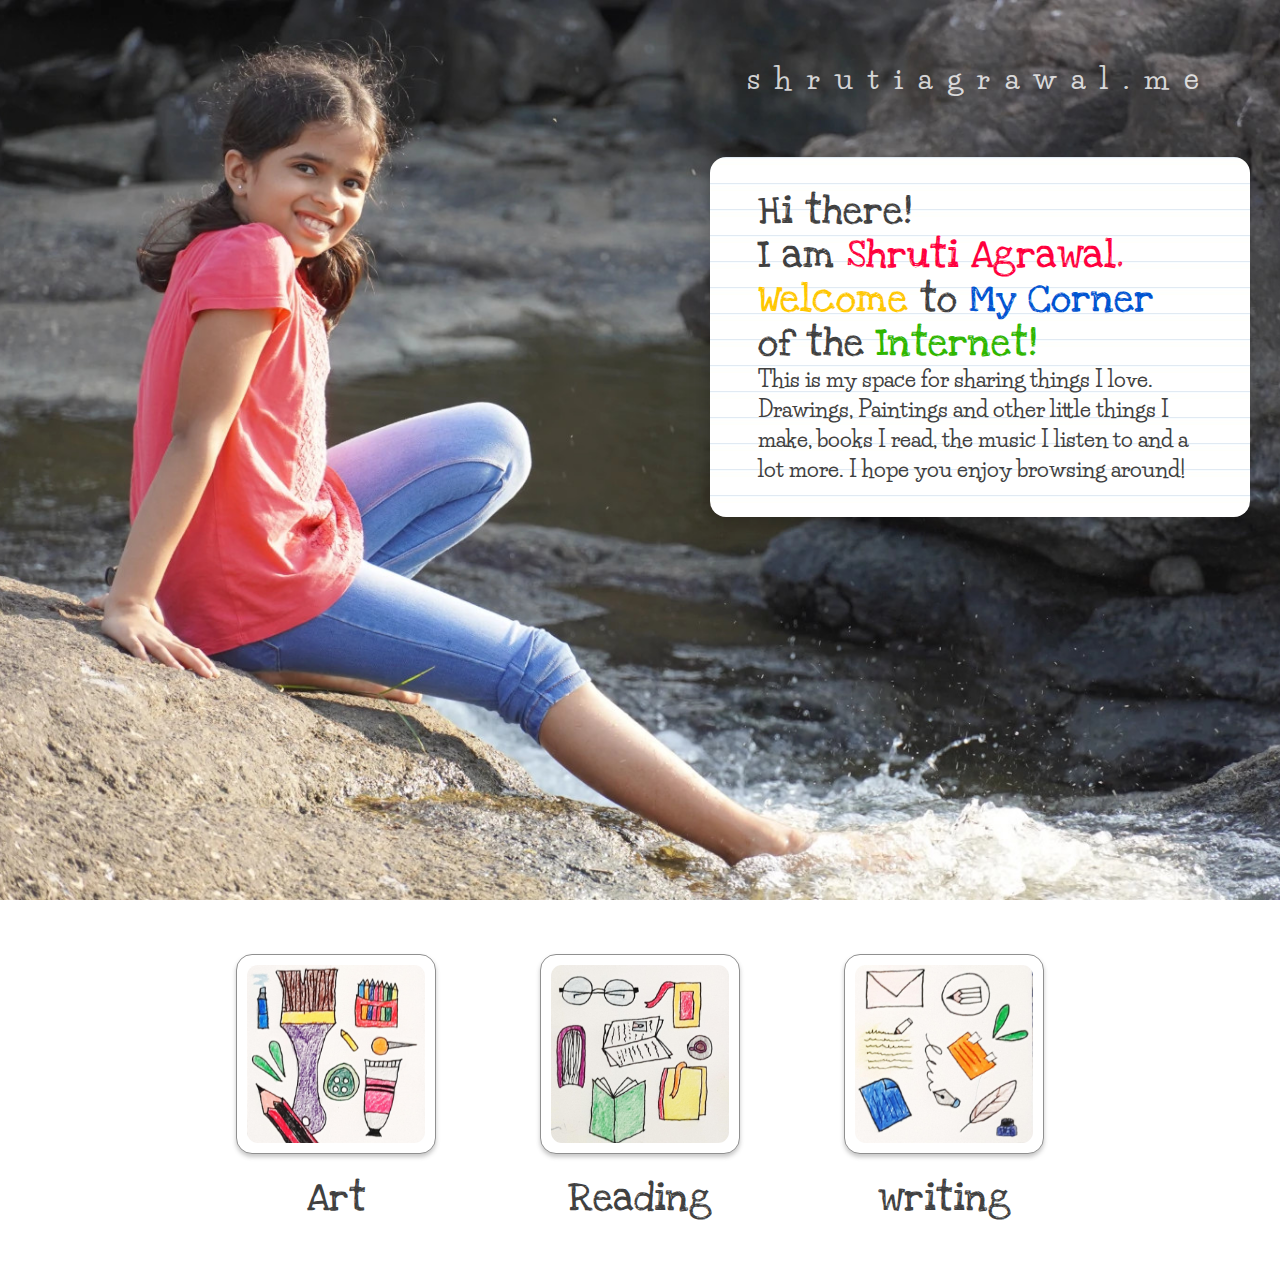
<file: index.html>
<!DOCTYPE html>
<html lang="en">
  <head>
    <meta charset="UTF-8" />
    <meta http-equiv="X-UA-Compatible" content="IE=edge" />
    <meta name="viewport" content="width=device-width, initial-scale=1.0" />
    <title>shrutiagrawal.me</title>
    <link rel="preconnect" href="https://fonts.gstatic.com" />
    <link
      href="https://fonts.googleapis.com/css2?family=Life+Savers:wght@400;700&family=Love+Ya+Like+A+Sister&display=swap"
      rel="stylesheet"
    />
    <link href="styles/section.css" rel="stylesheet" />
  </head>
  <body class="home-page">
    <img
      src="/images/background-image.jpg"
      alt="A picture of Shruti sitting on rocks on the banks of a stream."
      class="background-image"
    />
    <div class="parent-box">
      <div class="website-name">shrutiagrawal.me</div>

      <div class="welcome-text ruled-notebook-background raised-panel">
        <h1>
          Hi there! <br />
          I am <span class="text-red">Shruti Agrawal.</span><br />
          <span class="text-yellow">Welcome</span> to
          <span class="text-blue"> My Corner </span> <br />of the
          <span class="text-green">Internet!</span>
        </h1>
        <p>
          This is my space for sharing things I love. Drawings, Paintings and
          other little things I make, books I read, the music I listen to and a
          lot more. I hope you enjoy browsing around!
        </p>
      </div>
    </div>
    <div class="home-page-links">
      <a class="home-page-link-parent" href="/sections/art.html">
        <span class="home-page-link-box home-page-link-box-right">
          <img
            class="home-page-link-image"
            src="/images/website_home_botton_doodles-art.jpg"
          />
        </span>
        <br />
        <span class="home-page-link-label">Art</span>
      </a>

      <a class="home-page-link-parent" href="/sections/reading.html">
        <span class="home-page-link-box home-page-link-box-left">
          <img
            class="home-page-link-image"
            src="/images/website_home_botton_doodles-reading.jpg"
          />
        </span>
        <br />
        <span class="home-page-link-label">Reading</span>
      </a>

      <!-- <a class="home-page-link-parent" href="/sections/videos.html">
        <span class="home-page-link-box home-page-link-box-right">
          <img
            class="home-page-link-image"
            src="/images/website_home_botton_doodles-videos.jpg"
          />
        </span>
        <br />
        <span class="home-page-link-label">Videos</span>
      </a> -->

      <!-- <a class="home-page-link-parent" href="/sections/music.html">
        <span class="home-page-link-box home-page-link-box-left">
          <img
            class="home-page-link-image"
            src="/images/website_home_botton_doodles-music.jpg"
          />
        </span>
        <br />
        <span class="home-page-link-label">Music</span>
      </a> -->

      <a class="home-page-link-parent" href="/sections/writing.html">
        <span class="home-page-link-box home-page-link-box-left">
          <img
            class="home-page-link-image"
            src="/images/website_home_botton_doodles-writing.jpg"
          />
        </span>
        <br />
        <span class="home-page-link-label">writing</span>
      </a>

      <!-- <a class="home-page-link-parent" href="/sections/others.html">
        <span class="home-page-link-box home-page-link-box-right">
          <img
            class="home-page-link-image"
            src="/images/website_home_botton_doodles-other.jpg"
          />
        </span>
        <br />
        <span class="home-page-link-label">Other</span>
      </a> -->
    </div>
  </body>
</html>
</file>
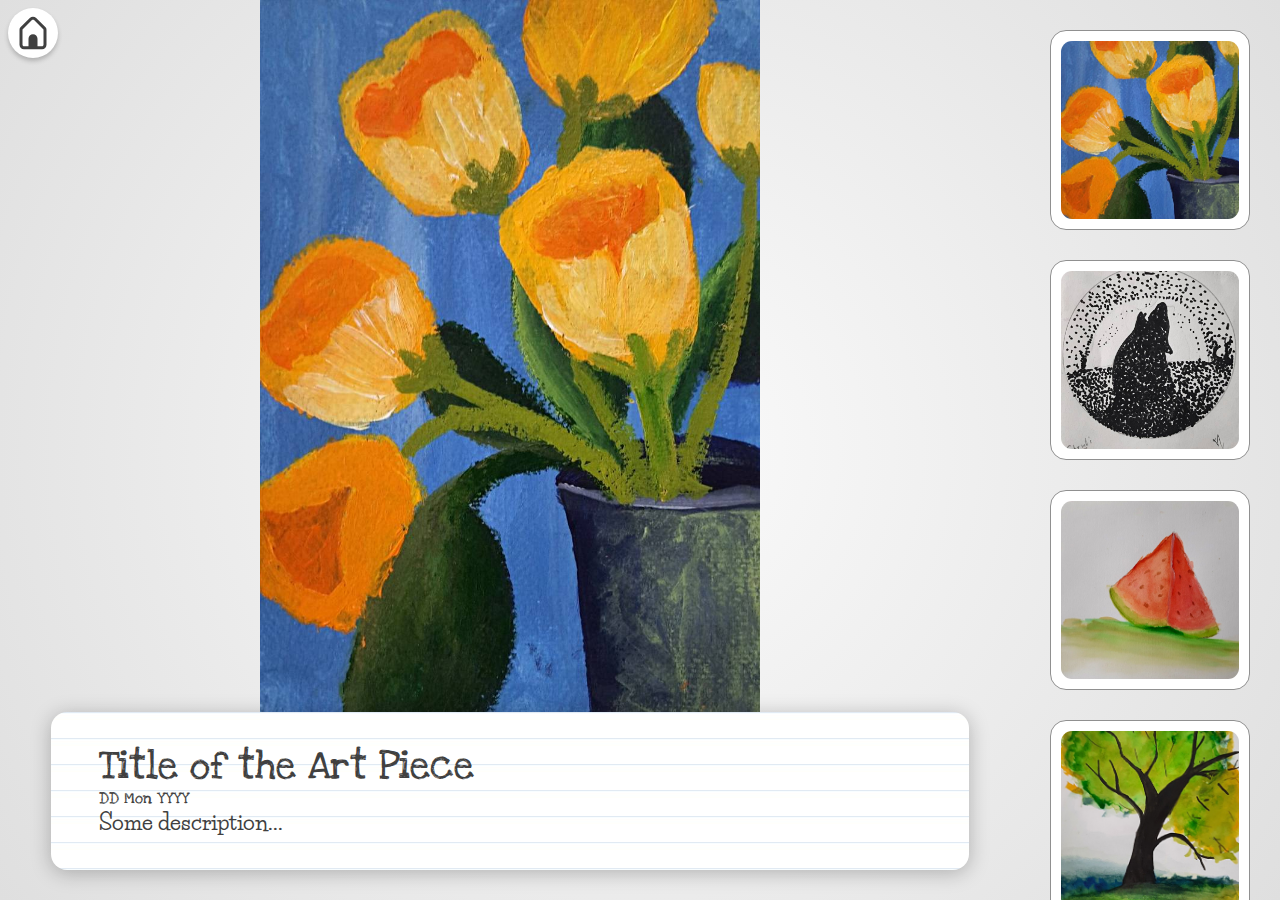
<file: sections/art.html>
<html>
  <head>
    <meta charset="UTF-8" />
    <meta http-equiv="X-UA-Compatible" content="IE=edge" />
    <meta name="viewport" content="width=device-width, initial-scale=1.0" />
    <title>shrutiagrawal.me - Music</title>
    <link rel="preconnect" href="https://fonts.gstatic.com" />
    <link
      href="https://fonts.googleapis.com/css2?family=Life+Savers:wght@400;700&family=Love+Ya+Like+A+Sister&display=swap"
      rel="stylesheet"
    />
    <link href="/styles/section.css" rel="stylesheet" />
  </head>
  <body class="section art-section">
    <div class="gallery-main-box">
      <div class="gallery-selected-item">
        <div class="gallery-selected-item-box display-block" id="1">
          <img
            class="gallery-selected-item-image"
            src="/images/art/yellow-tulips--acrylic-color.jpg"
          />
          <div class="gallery-selected-item-description-box">
            <div
              class="
                gallery-selected-item-description
                ruled-notebook-background
                raised-panel
              "
            >
              <h1>Title of the Art Piece</h1>
              <span>DD Mon YYYY</span>
              <p>Some description...</p>
            </div>
          </div>
        </div>
        <div class="gallery-selected-item-box display-block" id="2">
          <img
            class="gallery-selected-item-image"
            src="/images/art/wolf-howling-at-full-moon--stippling-with-sketchpen.jpg"
          />
          <div class="gallery-selected-item-description-box">
            <div
              class="
                gallery-selected-item-description
                ruled-notebook-background
                raised-panel
              "
            >
              <h1>Title of the Art Piece</h1>
              <span>DD Mon YYYY</span>
              <p>Some description...</p>
            </div>
          </div>
        </div>
        <div class="gallery-selected-item-box display-block" id="3">
          <img
            class="gallery-selected-item-image"
            src="/images/art/watermelon--water-color.jpg"
          />
          <div class="gallery-selected-item-description-box">
            <div
              class="
                gallery-selected-item-description
                ruled-notebook-background
                raised-panel
              "
            >
              <h1>Title of the Art Piece</h1>
              <span>DD Mon YYYY</span>
              <p>Some description...</p>
            </div>
          </div>
        </div>
        <div class="gallery-selected-item-box display-block" id="4">
          <img
            class="gallery-selected-item-image"
            src="/images/art/tree--poster-color.jpg"
          />
          <div class="gallery-selected-item-description-box">
            <div
              class="
                gallery-selected-item-description
                ruled-notebook-background
                raised-panel
              "
            >
              <h1>Title of the Art Piece</h1>
              <span>DD Mon YYYY</span>
              <p>Some description...</p>
            </div>
          </div>
        </div>
        <div class="gallery-selected-item-box display-block" id="5">
          <img
            class="gallery-selected-item-image"
            src="/images/art/the-door-to-nowhere--acrylic-color.jpg"
          />
          <div class="gallery-selected-item-description-box">
            <div
              class="
                gallery-selected-item-description
                ruled-notebook-background
                raised-panel
              "
            >
              <h1>Title of the Art Piece</h1>
              <span>DD Mon YYYY</span>
              <p>Some description...</p>
            </div>
          </div>
        </div>
        <div class="gallery-selected-item-box display-block" id="6">
          <img
            class="gallery-selected-item-image"
            src="/images/art/starfish--stippling-with-sketchpen.jpg"
          />
          <div class="gallery-selected-item-description-box">
            <div
              class="
                gallery-selected-item-description
                ruled-notebook-background
                raised-panel
              "
            >
              <h1>Title of the Art Piece</h1>
              <span>DD Mon YYYY</span>
              <p>Some description...</p>
            </div>
          </div>
        </div>
        <div class="gallery-selected-item-box display-block" id="7">
          <img
            class="gallery-selected-item-image"
            src="/images/art/meadows-through-the-lens--water-color.jpg"
          />
          <div class="gallery-selected-item-description-box">
            <div
              class="
                gallery-selected-item-description
                ruled-notebook-background
                raised-panel
              "
            >
              <h1>Title of the Art Piece</h1>
              <span>DD Mon YYYY</span>
              <p>Some description...</p>
            </div>
          </div>
        </div>
        <div class="gallery-selected-item-box display-block" id="8">
          <img
            class="gallery-selected-item-image"
            src="/images/art/in-the-mountains--poster-color.jpg"
          />
          <div class="gallery-selected-item-description-box">
            <div
              class="
                gallery-selected-item-description
                ruled-notebook-background
                raised-panel
              "
            >
              <h1>Title of the Art Piece</h1>
              <span>DD Mon YYYY</span>
              <p>Some description...</p>
            </div>
          </div>
        </div>
        <div class="gallery-selected-item-box display-block" id="9">
          <img
            class="gallery-selected-item-image"
            src="/images/art/hogwarts-castle--pen-sketch.jpg"
          />
          <div class="gallery-selected-item-description-box">
            <div
              class="
                gallery-selected-item-description
                ruled-notebook-background
                raised-panel
              "
            >
              <h1>Title of the Art Piece</h1>
              <span>DD Mon YYYY</span>
              <p>Some description...</p>
            </div>
          </div>
        </div>
        <div class="gallery-selected-item-box display-block" id="10">
          <img
            class="gallery-selected-item-image"
            src="/images/art/heron-on-lake-at-sunset--poster-color.jpg"
          />
          <div class="gallery-selected-item-description-box">
            <div
              class="
                gallery-selected-item-description
                ruled-notebook-background
                raised-panel
              "
            >
              <h1>Title of the Art Piece</h1>
              <span>DD Mon YYYY</span>
              <p>Some description...</p>
            </div>
          </div>
        </div>
        <div class="gallery-selected-item-box display-block" id="11">
          <img
            class="gallery-selected-item-image"
            src="/images/art/google-doodle--poster-color.jpg"
          />
          <div class="gallery-selected-item-description-box">
            <div
              class="
                gallery-selected-item-description
                ruled-notebook-background
                raised-panel
              "
            >
              <h1>Title of the Art Piece</h1>
              <span>DD Mon YYYY</span>
              <p>Some description...</p>
            </div>
          </div>
        </div>
        <div class="gallery-selected-item-box display-block" id="12">
          <img
            class="gallery-selected-item-image"
            src="/images/art/garden-in-the-evening--stippling-with-poster-color.jpg"
          />
          <div class="gallery-selected-item-description-box">
            <div
              class="
                gallery-selected-item-description
                ruled-notebook-background
                raised-panel
              "
            >
              <h1>Title of the Art Piece</h1>
              <span>DD Mon YYYY</span>
              <p>Some description...</p>
            </div>
          </div>
        </div>
        <div class="gallery-selected-item-box display-block" id="13">
          <img
            class="gallery-selected-item-image"
            src="/images/art/fruit-and-jug-still-life--poster-color.jpg"
          />
          <div class="gallery-selected-item-description-box">
            <div
              class="
                gallery-selected-item-description
                ruled-notebook-background
                raised-panel
              "
            >
              <h1>Title of the Art Piece</h1>
              <span>DD Mon YYYY</span>
              <p>Some description...</p>
            </div>
          </div>
        </div>
        <div class="gallery-selected-item-box display-block" id="14">
          <img
            class="gallery-selected-item-image"
            src="/images/art/english-huts--cross-haching-with-pen.jpg"
          />
          <div class="gallery-selected-item-description-box">
            <div
              class="
                gallery-selected-item-description
                ruled-notebook-background
                raised-panel
              "
            >
              <h1>Title of the Art Piece</h1>
              <span>DD Mon YYYY</span>
              <p>Some description...</p>
            </div>
          </div>
        </div>
      </div>
      <!-- --------------------------------------------- -->
      <button
        class="gallery-button gallery-button-back raised-panel"
        onclick="gallery.goBack()"
      >
        <svg
          width="48"
          height="48"
          viewBox="0 0 24 24"
          fill="none"
          xmlns="http://www.w3.org/2000/svg"
        >
          <path
            d="M12 7.75739L13.4142 9.1716L10.5858 12L13.4142 14.8285L12 16.2427L7.75736 12L12 7.75739Z"
            fill="currentColor"
          />
          <path
            fill-rule="evenodd"
            clip-rule="evenodd"
            d="M12 1C18.0751 1 23 5.92487 23 12C23 18.0751 18.0751 23 12 23C5.92487 23 1 18.0751 1 12C1 5.92487 5.92487 1 12 1ZM3 12C3 7.02944 7.02944 3 12 3C16.9706 3 21 7.02944 21 12C21 16.9706 16.9706 21 12 21C7.02944 21 3 16.9706 3 12Z"
            fill="currentColor"
          />
        </svg>
      </button>

      <button
        class="gallery-button gallery-button-next raised-panel"
        onclick="gallery.goNext()"
      >
        <svg
          width="48"
          height="48"
          viewBox="0 0 24 24"
          fill="none"
          xmlns="http://www.w3.org/2000/svg"
        >
          <path
            d="M11.0858 7.75739L15.3284 12L11.0858 16.2427L9.67157 14.8285L12.5 12L9.67157 9.1716L11.0858 7.75739Z"
            fill="currentColor"
          />
          <path
            fill-rule="evenodd"
            clip-rule="evenodd"
            d="M12 1C5.92487 1 1 5.92487 1 12C1 18.0751 5.92487 23 12 23C18.0751 23 23 18.0751 23 12C23 5.92487 18.0751 1 12 1ZM21 12C21 7.02944 16.9706 3 12 3C7.02944 3 3 7.02944 3 12C3 16.9706 7.02944 21 12 21C16.9706 21 21 16.9706 21 12Z"
            fill="currentColor"
          />
        </svg>
      </button>
      <!-- --------------------------------------------- -->

      <div class="gallery-items">
        <button
          class="gallery-item gallery-item-left display-block"
          onclick="showGalleryClickedItem(1)"
        >
          <img
            class="gallery-item-image"
            src="/images/art/yellow-tulips--acrylic-color.jpg"
          />
        </button>
        <button
          class="gallery-item gallery-item-left display-block"
          onclick="showGalleryClickedItem(2)"
        >
          <img
            class="gallery-item-image"
            src="/images/art/wolf-howling-at-full-moon--stippling-with-sketchpen.jpg"
          />
        </button>
        <button
          class="gallery-item gallery-item-left display-block"
          onclick="showGalleryClickedItem(3)"
        >
          <img
            class="gallery-item-image"
            src="/images/art/watermelon--water-color.jpg"
          />
        </button>
        <button
          class="gallery-item gallery-item-left display-block"
          onclick="showGalleryClickedItem(4)"
        >
          <img
            class="gallery-item-image"
            src="/images/art/tree--poster-color.jpg"
          />
        </button>
        <button
          class="gallery-item gallery-item-left display-block"
          onclick="showGalleryClickedItem(5)"
        >
          <img
            class="gallery-item-image"
            src="/images/art/the-door-to-nowhere--acrylic-color.jpg"
          />
        </button>
        <button
          class="gallery-item gallery-item-left display-block"
          onclick="showGalleryClickedItem(6)"
        >
          <img
            class="gallery-item-image"
            src="/images/art/starfish--stippling-with-sketchpen.jpg"
          />
        </button>
        <button
          class="gallery-item gallery-item-left display-block"
          onclick="showGalleryClickedItem(7)"
        >
          <img
            class="gallery-item-image"
            src="/images/art/meadows-through-the-lens--water-color.jpg"
          />
        </button>
        <button
          class="gallery-item gallery-item-left display-block"
          onclick="showGalleryClickedItem(8)"
        >
          <img
            class="gallery-item-image"
            src="/images/art/in-the-mountains--poster-color.jpg"
          />
        </button>
        <button
          class="gallery-item gallery-item-left display-block"
          onclick="showGalleryClickedItem(9)"
        >
          <img
            class="gallery-item-image"
            src="/images/art/hogwarts-castle--pen-sketch.jpg"
          />
        </button>
        <button
          class="gallery-item gallery-item-left display-block"
          onclick="showGalleryClickedItem(10)"
        >
          <img
            class="gallery-item-image"
            src="/images/art/heron-on-lake-at-sunset--poster-color.jpg"
          />
        </button>
        <button
          class="gallery-item gallery-item-left display-block"
          onclick="showGalleryClickedItem(11)"
        >
          <img
            class="gallery-item-image"
            src="/images/art/google-doodle--poster-color.jpg"
          />
        </button>
        <button
          class="gallery-item gallery-item-left display-block"
          onclick="showGalleryClickedItem(12)"
        >
          <img
            class="gallery-item-image"
            src="/images/art/garden-in-the-evening--stippling-with-poster-color.jpg"
          />
        </button>
        <button
          class="gallery-item gallery-item-left display-block"
          onclick="showGalleryClickedItem(13)"
        >
          <img
            class="gallery-item-image"
            src="/images/art/fruit-and-jug-still-life--poster-color.jpg"
          />
        </button>
        <button
          class="gallery-item gallery-item-left display-block"
          onclick="showGalleryClickedItem(14)"
        >
          <img
            class="gallery-item-image"
            src="/images/art/english-huts--cross-haching-with-pen.jpg"
          />
        </button>
      </div>
    </div>
    <a href="/" class="gallery-button back-button">
      <svg
        width="36"
        height="36"
        viewBox="0 0 24 24"
        fill="none"
        xmlns="http://www.w3.org/2000/svg"
      >
        <path
          fill-rule="evenodd"
          clip-rule="evenodd"
          d="M6 22.8787C4.34315 22.8787 3 21.5355 3 19.8787V9.87866C3 9.84477 3.00169 9.81126 3.00498 9.77823H3C3 9.20227 3.2288 8.64989 3.63607 8.24262L9.87868 2.00002C11.0502 0.828445 12.9497 0.828445 14.1213 2.00002L20.3639 8.24264C20.7712 8.6499 21 9.20227 21 9.77823H20.995C20.9983 9.81126 21 9.84477 21 9.87866V19.8787C21 21.5355 19.6569 22.8787 18 22.8787H6ZM12.7071 3.41423L19 9.70713V19.8787C19 20.4309 18.5523 20.8787 18 20.8787H15V15.8787C15 14.2218 13.6569 12.8787 12 12.8787C10.3431 12.8787 9 14.2218 9 15.8787V20.8787H6C5.44772 20.8787 5 20.4309 5 19.8787V9.7072L11.2929 3.41423C11.6834 3.02371 12.3166 3.02371 12.7071 3.41423Z"
          fill="currentColor"
        />
      </svg>
    </a>
    <script src="/scripts/section.js"></script>
  </body>
</html>
</file>
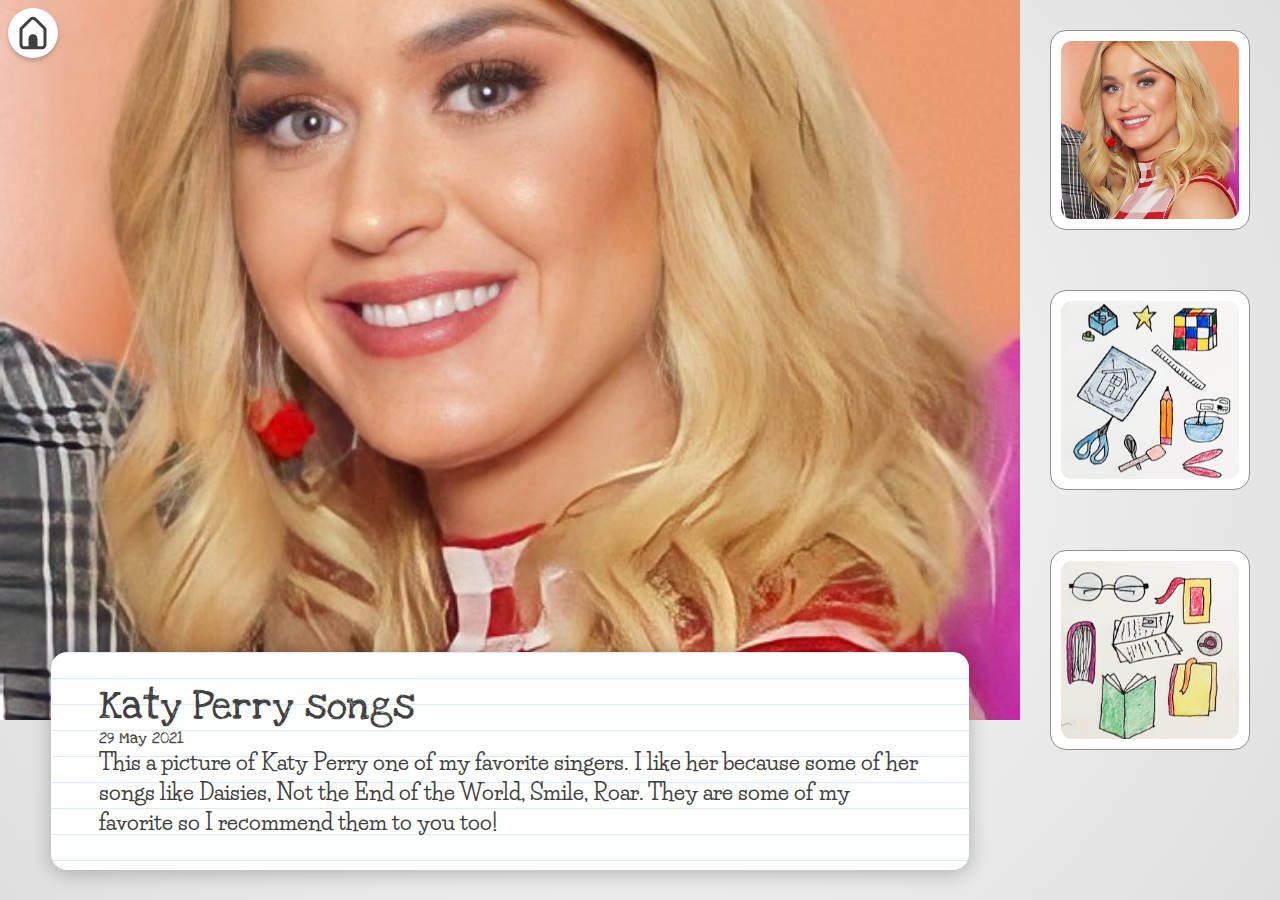
<file: sections/music.html>
<html>
  <head>
    <meta charset="UTF-8" />
    <meta http-equiv="X-UA-Compatible" content="IE=edge" />
    <meta name="viewport" content="width=device-width, initial-scale=1.0" />
    <title>shrutiagrawal.me - Music</title>
    <link rel="preconnect" href="https://fonts.gstatic.com" />
    <link
      href="https://fonts.googleapis.com/css2?family=Life+Savers:wght@400;700&family=Love+Ya+Like+A+Sister&display=swap"
      rel="stylesheet"
    />
    <link href="/styles/section.css" rel="stylesheet" />
  </head>
  <body class="section music-section">
    <div class="gallery-main-box">
      <div class="gallery-selected-item">
        <div class="gallery-selected-item-box display-block" id="1">
          <img
            class="gallery-selected-item-image"
            src="/images/Katy_Perry_music_section.jpg"
          />
          <div class="gallery-selected-item-description-box">
            <div
              class="
                gallery-selected-item-description
                ruled-notebook-background
                raised-panel
              "
            >
              <h1>Katy Perry songs</h1>
              <span>29 May 2021</span>
              <p>
                This a picture of Katy Perry one of my favorite singers. I like
                her because some of her songs like Daisies, Not the End of the
                World, Smile, Roar. They are some of my favorite so I recommend
                them to you too!
              </p>
            </div>
          </div>
        </div>

        <div class="gallery-selected-item-box" id="2">
          <img
            class="gallery-selected-item-image"
            src="/images/website_home_botton_doodles-other.jpg"
          />
          <div class="gallery-selected-item-description-box">
            <div
              class="
                gallery-selected-item-description
                ruled-notebook-background
                raised-panel
              "
            >
              <h1>Katy Perry songs</h1>
              <span>29 May 2021</span>
              <p>
                This a picture of Katy Perry one of my favorite singers. I like
                her because some of her songs like Daisies, Not the End of the
                World, Smile, Roar. They are some of my favorite so I recommend
                them to you too!
              </p>
            </div>
          </div>
        </div>

        <div class="gallery-selected-item-box" id="3">
          <img
            class="gallery-selected-item-image"
            src="/images/website_home_botton_doodles-reading.jpg"
          />
          <div class="gallery-selected-item-description-box" id="3">
            <div
              class="
                gallery-selected-item-description
                ruled-notebook-background
                raised-panel
              "
            >
              <h1>Katy Perry songs</h1>
              <span>29 May 2021</span>
              <p>
                This a picture of Katy Perry one of my favorite singers. I like
                her because some of her songs like Daisies, Not the End of the
                World, Smile, Roar. They are some of my favorite so I recommend
                them to you too!
              </p>
            </div>
          </div>
        </div>
      </div>
      <!-- --------------------------------------------- -->
      <button
        class="gallery-button gallery-button-back raised-panel"
        onclick="gallery.goBack()"
      >
        <svg
          width="48"
          height="48"
          viewBox="0 0 24 24"
          fill="none"
          xmlns="http://www.w3.org/2000/svg"
        >
          <path
            d="M12 7.75739L13.4142 9.1716L10.5858 12L13.4142 14.8285L12 16.2427L7.75736 12L12 7.75739Z"
            fill="currentColor"
          />
          <path
            fill-rule="evenodd"
            clip-rule="evenodd"
            d="M12 1C18.0751 1 23 5.92487 23 12C23 18.0751 18.0751 23 12 23C5.92487 23 1 18.0751 1 12C1 5.92487 5.92487 1 12 1ZM3 12C3 7.02944 7.02944 3 12 3C16.9706 3 21 7.02944 21 12C21 16.9706 16.9706 21 12 21C7.02944 21 3 16.9706 3 12Z"
            fill="currentColor"
          />
        </svg>
      </button>

      <button
        class="gallery-button gallery-button-next raised-panel"
        onclick="gallery.goNext()"
      >
        <svg
          width="48"
          height="48"
          viewBox="0 0 24 24"
          fill="none"
          xmlns="http://www.w3.org/2000/svg"
        >
          <path
            d="M11.0858 7.75739L15.3284 12L11.0858 16.2427L9.67157 14.8285L12.5 12L9.67157 9.1716L11.0858 7.75739Z"
            fill="currentColor"
          />
          <path
            fill-rule="evenodd"
            clip-rule="evenodd"
            d="M12 1C5.92487 1 1 5.92487 1 12C1 18.0751 5.92487 23 12 23C18.0751 23 23 18.0751 23 12C23 5.92487 18.0751 1 12 1ZM21 12C21 7.02944 16.9706 3 12 3C7.02944 3 3 7.02944 3 12C3 16.9706 7.02944 21 12 21C16.9706 21 21 16.9706 21 12Z"
            fill="currentColor"
          />
        </svg>
      </button>
      <!-- --------------------------------------------- -->

      <div class="gallery-items">
        <button
          class="gallery-item gallery-item-left display-block"
          onclick="showGalleryClickedItem(1)"
        >
          <img
            class="gallery-item-image"
            src="/images/Katy_Perry_music_section.jpg"
          />
        </button>

        <button
          class="gallery-item gallery-item-right"
          onclick="showGalleryClickedItem(2)"
        >
          <img
            class="gallery-item-image"
            src="/images/website_home_botton_doodles-other.jpg"
          />
        </button>

        <button
          class="gallery-item gallery-item-left"
          onclick="showGalleryClickedItem(3)"
        >
          <img
            class="gallery-item-image"
            src="/images/website_home_botton_doodles-reading.jpg"
          />
        </button>

        <!-- <button class="gallery-item gallery-item-right">
          <img
            class="gallery-item-image"
            src="/images/website_home_botton_doodles-videos.jpg"
          />
        </button>

        <button class="gallery-item gallery-item-left">
          <img
            class="gallery-item-image"
            src="/images/website_home_botton_doodles-writing.jpg"
          />
        </button>

        <button class="gallery-item gallery-item-right">
          <img
            class="gallery-item-image"
            src="/images/website_home_botton_doodles-art.jpg"
          />
        </button> -->
      </div>
    </div>
    <a href="/" class="gallery-button back-button">
      <svg
        width="36"
        height="36"
        viewBox="0 0 24 24"
        fill="none"
        xmlns="http://www.w3.org/2000/svg"
      >
        <path
          fill-rule="evenodd"
          clip-rule="evenodd"
          d="M6 22.8787C4.34315 22.8787 3 21.5355 3 19.8787V9.87866C3 9.84477 3.00169 9.81126 3.00498 9.77823H3C3 9.20227 3.2288 8.64989 3.63607 8.24262L9.87868 2.00002C11.0502 0.828445 12.9497 0.828445 14.1213 2.00002L20.3639 8.24264C20.7712 8.6499 21 9.20227 21 9.77823H20.995C20.9983 9.81126 21 9.84477 21 9.87866V19.8787C21 21.5355 19.6569 22.8787 18 22.8787H6ZM12.7071 3.41423L19 9.70713V19.8787C19 20.4309 18.5523 20.8787 18 20.8787H15V15.8787C15 14.2218 13.6569 12.8787 12 12.8787C10.3431 12.8787 9 14.2218 9 15.8787V20.8787H6C5.44772 20.8787 5 20.4309 5 19.8787V9.7072L11.2929 3.41423C11.6834 3.02371 12.3166 3.02371 12.7071 3.41423Z"
          fill="currentColor"
        />
      </svg>
    </a>
    <script src="/scripts/section.js"></script>
  </body>
</html>
</file>
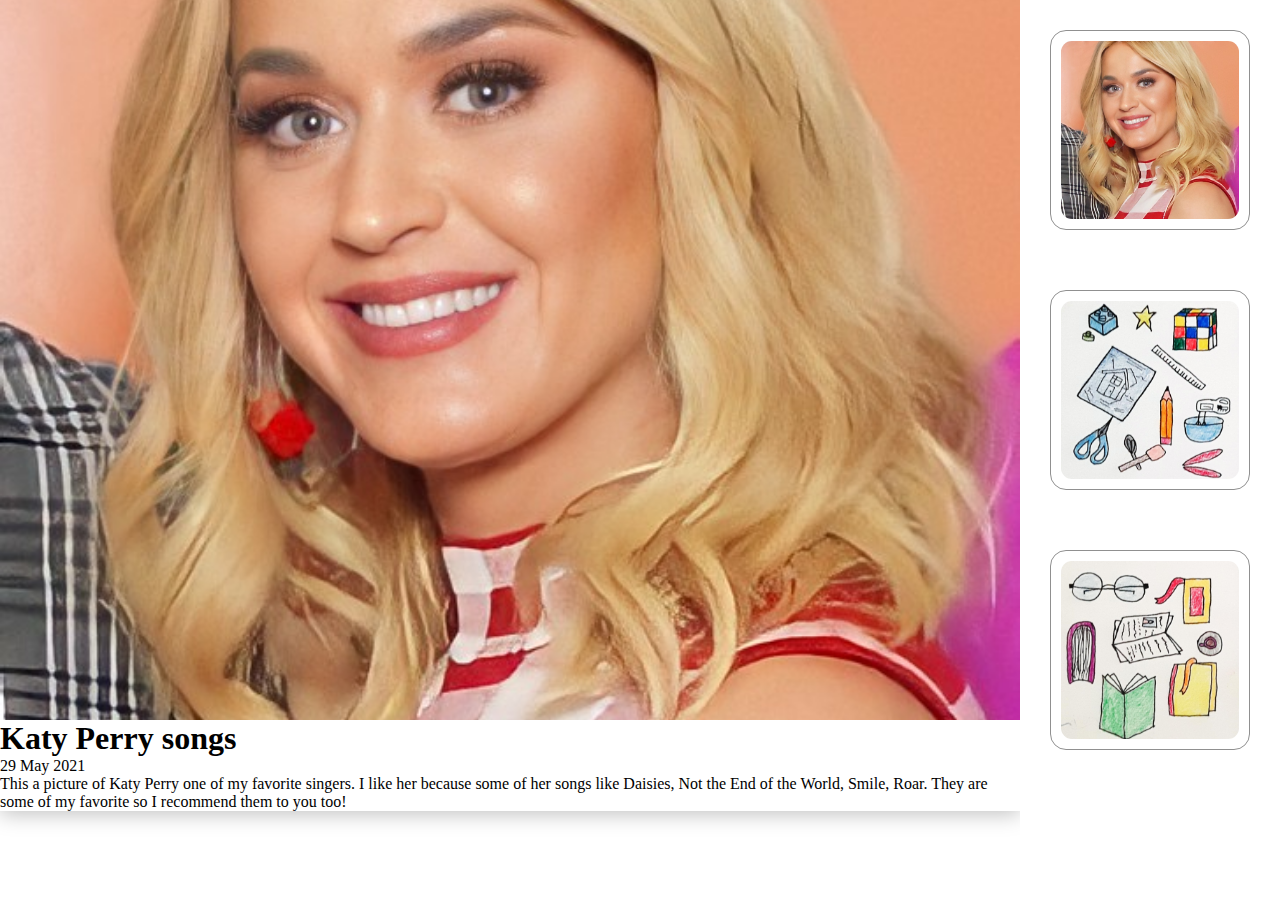
<file: sections/other.html>
<html>
  <head>
    <meta charset="UTF-8" />
    <meta http-equiv="X-UA-Compatible" content="IE=edge" />
    <meta name="viewport" content="width=device-width, initial-scale=1.0" />
    <title>shrutiagrawal.me - Music</title>
    <link rel="preconnect" href="https://fonts.gstatic.com" />
    <link
      href="https://fonts.googleapis.com/css2?family=Life+Savers:wght@400;700&family=Love+Ya+Like+A+Sister&display=swap"
      rel="stylesheet"
    />
    <link href="/styles/section.css" rel="stylesheet" />
  </head>
  <body>
    <div class="gallery-main-box">
      <div class="gallery-selected-item">
        <div class="gallery-selected-item-box display-block" id="1">
          <img
            class="gallery-selected-item-image"
            src="/images/Katy_Perry_music_section.jpg"
          />
          <div class="gallery-selected-item-discription-box">
            <div
              class="
                gallery-selected-item-discription
                ruled-notebook-background
                raised-panel
              "
            >
              <h1>Katy Perry songs</h1>
              <span>29 May 2021</span>
              <p>
                This a picture of Katy Perry one of my favorite singers. I like
                her because some of her songs like Daisies, Not the End of the
                World, Smile, Roar. They are some of my favorite so I recommend
                them to you too!
              </p>
            </div>
          </div>
        </div>

        <div class="gallery-selected-item-box" id="2">
          <img
            class="gallery-selected-item-image"
            src="/images/website_home_botton_doodles-other.jpg"
          />
          <div class="gallery-selected-item-discription-box">
            <div
              class="
                gallery-selected-item-discription
                ruled-notebook-background
                raised-panel
              "
            >
              <h1>Katy Perry songs</h1>
              <span>29 May 2021</span>
              <p>
                This a picture of Katy Perry one of my favorite singers. I like
                her because some of her songs like Daisies, Not the End of the
                World, Smile, Roar. They are some of my favorite so I recommend
                them to you too!
              </p>
            </div>
          </div>
        </div>

        <div class="gallery-selected-item-box" id="3">
          <img
            class="gallery-selected-item-image"
            src="/images/website_home_botton_doodles-reading.jpg"
          />
          <div class="gallery-selected-item-discription-box" id="3">
            <div
              class="
                gallery-selected-item-discription
                ruled-notebook-background
                raised-panel
              "
            >
              <h1>Katy Perry songs</h1>
              <span>29 May 2021</span>
              <p>
                This a picture of Katy Perry one of my favorite singers. I like
                her because some of her songs like Daisies, Not the End of the
                World, Smile, Roar. They are some of my favorite so I recommend
                them to you too!
              </p>
            </div>
          </div>
        </div>
      </div>
      <!-- --------------------------------------------- -->
      <button
        class="gallery-button gallery-button-back raised-panel"
        onclick="gallery.goBack()"
      >
        &lt;
      </button>

      <button
        class="gallery-button gallery-button-next raised-panel"
        onclick="gallery.goNext()"
      >
        &gt;
      </button>
      <!-- --------------------------------------------- -->

      <div class="gallery-items">
        <button
          class="gallery-item gallery-item-left display-block"
          onclick="showGalleryClickedItem(1)"
        >
          <img
            class="gallery-item-image"
            src="/images/Katy_Perry_music_section.jpg"
          />
        </button>

        <button
          class="gallery-item gallery-item-right"
          onclick="showGalleryClickedItem(2)"
        >
          <img
            class="gallery-item-image"
            src="/images/website_home_botton_doodles-other.jpg"
          />
        </button>

        <button
          class="gallery-item gallery-item-left"
          onclick="showGalleryClickedItem(3)"
        >
          <img
            class="gallery-item-image"
            src="/images/website_home_botton_doodles-reading.jpg"
          />
        </button>

        <!-- <button class="gallery-item gallery-item-right">
          <img
            class="gallery-item-image"
            src="/images/website_home_botton_doodles-videos.jpg"
          />
        </button>

        <button class="gallery-item gallery-item-left">
          <img
            class="gallery-item-image"
            src="/images/website_home_botton_doodles-writing.jpg"
          />
        </button>

        <button class="gallery-item gallery-item-right">
          <img
            class="gallery-item-image"
            src="/images/website_home_botton_doodles-art.jpg"
          />
        </button> -->
      </div>
    </div>
    <script>
      const gallery = {
        allPanels: [...document.querySelectorAll(".gallery-selected-item-box")],
        currentPanelIndex: 0,
        goNext: function () {
          if (this.currentPanelIndex < this.allPanels.length - 1) {
            this.currentPanelIndex = this.currentPanelIndex + 1;

            this.updateVisiblePanel();
          }
        },
        goBack: function () {
          if (this.currentPanelIndex > 0) {
            this.currentPanelIndex = this.currentPanelIndex - 1;

            this.updateVisiblePanel();
          }
        },
        updateVisiblePanel: function () {
          // 1. hide all the panels
          for (let i = 0; i < this.allPanels.length; i = i + 1) {
            this.allPanels[i].classList.remove("display-block");
          }
          // 2. show the panel with the index === this.currentPanelIndex
          this.allPanels[this.currentPanelIndex].classList.add("display-block");
        },
      };
      gallery.updateVisiblePanel();

      function showGalleryClickedItem(id) {
        removeDisplayBlockFromElementById(1);
        removeDisplayBlockFromElementById(2);
        removeDisplayBlockFromElementById(3);

        let GalleryClickedItem = document.getElementById(id);
        GalleryClickedItem.classList.add("display-block");
      }

      function removeDisplayBlockFromElementById(id) {
        let element = document.getElementById(id);
        element.classList.remove("display-block");
      }
    </script>
  </body>
</html>
</file>
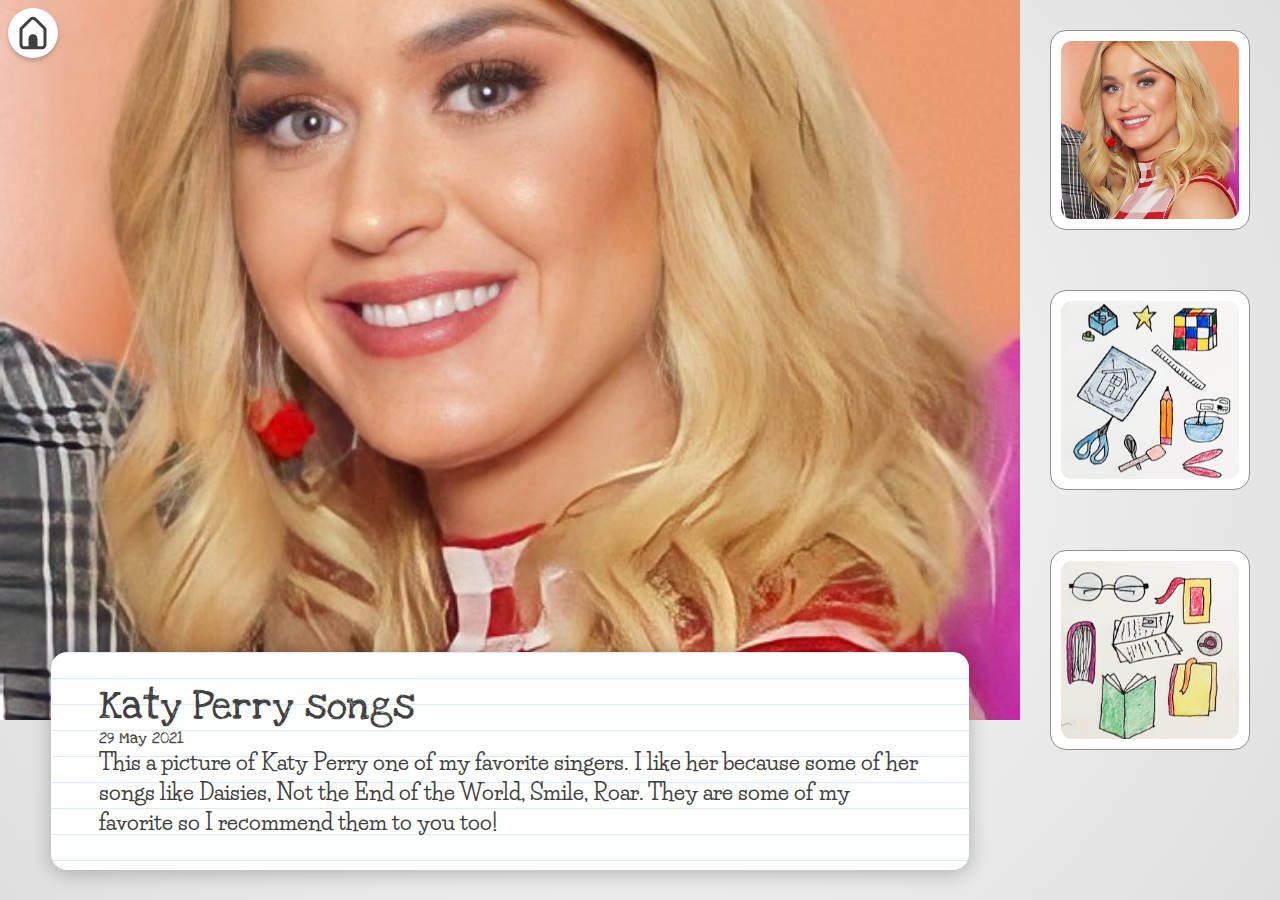
<file: sections/others.html>
<html>
  <head>
    <meta charset="UTF-8" />
    <meta http-equiv="X-UA-Compatible" content="IE=edge" />
    <meta name="viewport" content="width=device-width, initial-scale=1.0" />
    <title>shrutiagrawal.me - Music</title>
    <link rel="preconnect" href="https://fonts.gstatic.com" />
    <link
      href="https://fonts.googleapis.com/css2?family=Life+Savers:wght@400;700&family=Love+Ya+Like+A+Sister&display=swap"
      rel="stylesheet"
    />
    <link href="/styles/section.css" rel="stylesheet" />
  </head>
  <body class="section others-section">
    <div class="gallery-main-box">
      <div class="gallery-selected-item">
        <div class="gallery-selected-item-box display-block" id="1">
          <img
            class="gallery-selected-item-image"
            src="/images/Katy_Perry_music_section.jpg"
          />
          <div class="gallery-selected-item-description-box">
            <div
              class="
                gallery-selected-item-description
                ruled-notebook-background
                raised-panel
              "
            >
              <h1>Katy Perry songs</h1>
              <span>29 May 2021</span>
              <p>
                This a picture of Katy Perry one of my favorite singers. I like
                her because some of her songs like Daisies, Not the End of the
                World, Smile, Roar. They are some of my favorite so I recommend
                them to you too!
              </p>
            </div>
          </div>
        </div>

        <div class="gallery-selected-item-box" id="2">
          <img
            class="gallery-selected-item-image"
            src="/images/website_home_botton_doodles-other.jpg"
          />
          <div class="gallery-selected-item-description-box">
            <div
              class="
                gallery-selected-item-description
                ruled-notebook-background
                raised-panel
              "
            >
              <h1>Katy Perry songs</h1>
              <span>29 May 2021</span>
              <p>
                This a picture of Katy Perry one of my favorite singers. I like
                her because some of her songs like Daisies, Not the End of the
                World, Smile, Roar. They are some of my favorite so I recommend
                them to you too!
              </p>
            </div>
          </div>
        </div>

        <div class="gallery-selected-item-box" id="3">
          <img
            class="gallery-selected-item-image"
            src="/images/website_home_botton_doodles-reading.jpg"
          />
          <div class="gallery-selected-item-description-box" id="3">
            <div
              class="
                gallery-selected-item-description
                ruled-notebook-background
                raised-panel
              "
            >
              <h1>Katy Perry songs</h1>
              <span>29 May 2021</span>
              <p>
                This a picture of Katy Perry one of my favorite singers. I like
                her because some of her songs like Daisies, Not the End of the
                World, Smile, Roar. They are some of my favorite so I recommend
                them to you too!
              </p>
            </div>
          </div>
        </div>
      </div>
      <!-- --------------------------------------------- -->
      <button
        class="gallery-button gallery-button-back raised-panel"
        onclick="gallery.goBack()"
      >
        <svg
          width="48"
          height="48"
          viewBox="0 0 24 24"
          fill="none"
          xmlns="http://www.w3.org/2000/svg"
        >
          <path
            d="M12 7.75739L13.4142 9.1716L10.5858 12L13.4142 14.8285L12 16.2427L7.75736 12L12 7.75739Z"
            fill="currentColor"
          />
          <path
            fill-rule="evenodd"
            clip-rule="evenodd"
            d="M12 1C18.0751 1 23 5.92487 23 12C23 18.0751 18.0751 23 12 23C5.92487 23 1 18.0751 1 12C1 5.92487 5.92487 1 12 1ZM3 12C3 7.02944 7.02944 3 12 3C16.9706 3 21 7.02944 21 12C21 16.9706 16.9706 21 12 21C7.02944 21 3 16.9706 3 12Z"
            fill="currentColor"
          />
        </svg>
      </button>

      <button
        class="gallery-button gallery-button-next raised-panel"
        onclick="gallery.goNext()"
      >
        <svg
          width="48"
          height="48"
          viewBox="0 0 24 24"
          fill="none"
          xmlns="http://www.w3.org/2000/svg"
        >
          <path
            d="M11.0858 7.75739L15.3284 12L11.0858 16.2427L9.67157 14.8285L12.5 12L9.67157 9.1716L11.0858 7.75739Z"
            fill="currentColor"
          />
          <path
            fill-rule="evenodd"
            clip-rule="evenodd"
            d="M12 1C5.92487 1 1 5.92487 1 12C1 18.0751 5.92487 23 12 23C18.0751 23 23 18.0751 23 12C23 5.92487 18.0751 1 12 1ZM21 12C21 7.02944 16.9706 3 12 3C7.02944 3 3 7.02944 3 12C3 16.9706 7.02944 21 12 21C16.9706 21 21 16.9706 21 12Z"
            fill="currentColor"
          />
        </svg>
      </button>
      <!-- --------------------------------------------- -->

      <div class="gallery-items">
        <button
          class="gallery-item gallery-item-left display-block"
          onclick="showGalleryClickedItem(1)"
        >
          <img
            class="gallery-item-image"
            src="/images/Katy_Perry_music_section.jpg"
          />
        </button>

        <button
          class="gallery-item gallery-item-right"
          onclick="showGalleryClickedItem(2)"
        >
          <img
            class="gallery-item-image"
            src="/images/website_home_botton_doodles-other.jpg"
          />
        </button>

        <button
          class="gallery-item gallery-item-left"
          onclick="showGalleryClickedItem(3)"
        >
          <img
            class="gallery-item-image"
            src="/images/website_home_botton_doodles-reading.jpg"
          />
        </button>

        <!-- <button class="gallery-item gallery-item-right">
          <img
            class="gallery-item-image"
            src="/images/website_home_botton_doodles-videos.jpg"
          />
        </button>

        <button class="gallery-item gallery-item-left">
          <img
            class="gallery-item-image"
            src="/images/website_home_botton_doodles-writing.jpg"
          />
        </button>

        <button class="gallery-item gallery-item-right">
          <img
            class="gallery-item-image"
            src="/images/website_home_botton_doodles-art.jpg"
          />
        </button> -->
      </div>
    </div>
    <a href="/" class="gallery-button back-button">
      <svg
        width="36"
        height="36"
        viewBox="0 0 24 24"
        fill="none"
        xmlns="http://www.w3.org/2000/svg"
      >
        <path
          fill-rule="evenodd"
          clip-rule="evenodd"
          d="M6 22.8787C4.34315 22.8787 3 21.5355 3 19.8787V9.87866C3 9.84477 3.00169 9.81126 3.00498 9.77823H3C3 9.20227 3.2288 8.64989 3.63607 8.24262L9.87868 2.00002C11.0502 0.828445 12.9497 0.828445 14.1213 2.00002L20.3639 8.24264C20.7712 8.6499 21 9.20227 21 9.77823H20.995C20.9983 9.81126 21 9.84477 21 9.87866V19.8787C21 21.5355 19.6569 22.8787 18 22.8787H6ZM12.7071 3.41423L19 9.70713V19.8787C19 20.4309 18.5523 20.8787 18 20.8787H15V15.8787C15 14.2218 13.6569 12.8787 12 12.8787C10.3431 12.8787 9 14.2218 9 15.8787V20.8787H6C5.44772 20.8787 5 20.4309 5 19.8787V9.7072L11.2929 3.41423C11.6834 3.02371 12.3166 3.02371 12.7071 3.41423Z"
          fill="currentColor"
        />
      </svg>
    </a>
    <script src="/scripts/section.js"></script>
  </body>
</html>
</file>
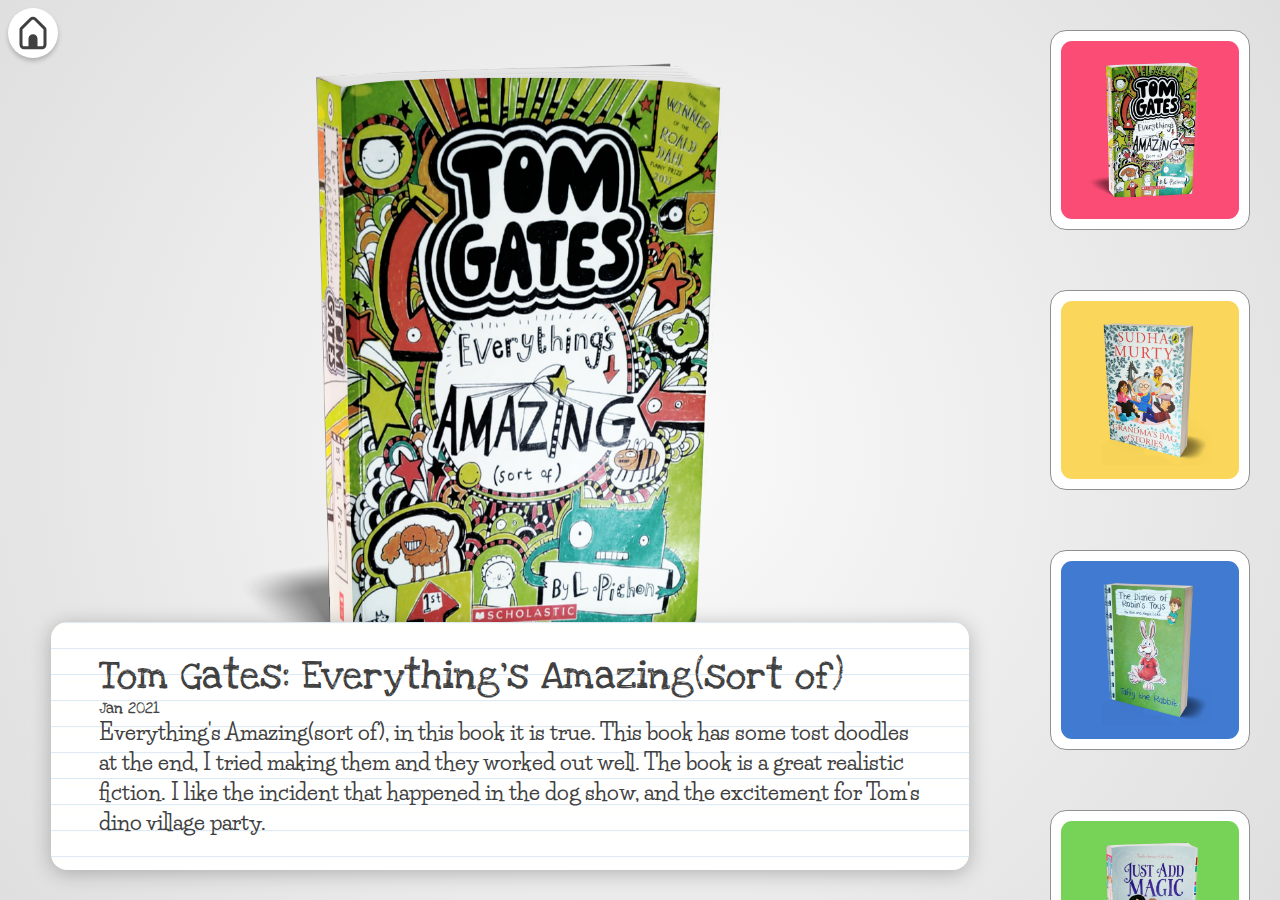
<file: sections/reading.html>
<html>
  <head>
    <meta charset="UTF-8" />
    <meta http-equiv="X-UA-Compatible" content="IE=edge" />
    <meta name="viewport" content="width=device-width, initial-scale=1.0" />
    <title>shrutiagrawal.me - Music</title>
    <link rel="preconnect" href="https://fonts.gstatic.com" />
    <link
      href="https://fonts.googleapis.com/css2?family=Life+Savers:wght@400;700&family=Love+Ya+Like+A+Sister&display=swap"
      rel="stylesheet"
    />
    <link href="/styles/section.css" rel="stylesheet" />
  </head>
  <body class="section reading-section">
    <div class="gallery-main-box">
      <div class="gallery-selected-item">
        <div class="gallery-selected-item-box display-block" id="1">
          <img
            class="gallery-selected-item-image"
            src="/images/reading/tom-gates-everythings-amazin-sort-of.png"
          />
          <div class="gallery-selected-item-description-box">
            <div
              class="
                gallery-selected-item-description
                ruled-notebook-background
                raised-panel
              "
            >
              <h1>Tom Gates: Everything's Amazing(sort of)</h1>
              <span>Jan 2021</span>
              <p>
                Everything's Amazing(sort of), in this book it is true. This
                book has some tost doodles at the end, I tried making them and
                they worked out well. The book is a great realistic fiction. I
                like the incident that happened in the dog show, and the
                excitement for Tom's dino village party.
              </p>
            </div>
          </div>
        </div>
        <!-- ------------------- -->
        <div class="gallery-selected-item-box" id="2">
          <img
            class="gallery-selected-item-image"
            src="/images/reading/grandmas-bag-of-stories.png"
          />
          <div class="gallery-selected-item-description-box">
            <div
              class="
                gallery-selected-item-description
                ruled-notebook-background
                raised-panel
              "
            >
              <h1>Grandmother's bag of stories</h1>
              <span>June 2021</span>
              <p>
                Its summer! All the grandchildren are at Ajji's house like many
                of the kids do in their summer break. When Ajji is around the
                one thing that everyone likes is her stories. This book is full
                of short stories of kings, cheats, lazy men, islands, seasons
                and lot more. They are very interesting and I hope you read
                them.
              </p>
            </div>
          </div>
        </div>
        <!-- ----------------------------------- -->

        <div class="gallery-selected-item-box" id="3">
          <img
            class="gallery-selected-item-image"
            src="/images/reading/the-diaries-of-robins-toys.png"
          />
          <div class="gallery-selected-item-description-box" id="3">
            <div
              class="
                gallery-selected-item-description
                ruled-notebook-background
                raised-panel
              "
            >
              <h1>Taffy the Rabbit</h1>
              <span>May 2018</span>
              <p>
                boot sale! what a wonderful idea and a wonderful place to make a
                new friend. in this book, Robin and grandad love the boot sale
                where they meet Taffy the rugby playing rabbit and listen to his
                awesome story. I think it will be awesome if I find a friend at
                a boot sale that can talk!
              </p>
            </div>
          </div>
        </div>

        <!-- ---------------------------------------------- -->
        <div class="gallery-selected-item-box" id="4">
          <img
            class="gallery-selected-item-image"
            src="/images/reading/just-add-magic.png"
          />
          <div class="gallery-selected-item-description-box" id="4">
            <div
              class="
                gallery-selected-item-description
                ruled-notebook-background
                raised-panel
              "
            >
              <h1>Just add magic</h1>
              <span>Sept 2020</span>
              <p>
                In this book, there are three friends who find a magical
                cookbook while looking around in the attic. They try out the
                recipes in this book to find that they are no ordinary recipes
                but magical ones. I liked the interesting adventures and their
                close friendship. So I will recommend this book to all my
                friends!
              </p>
            </div>
          </div>
        </div>

        <!-- --------------------------------------------- -->

        <div class="gallery-selected-item-box" id="5">
          <img
            class="gallery-selected-item-image"
            src="/images/reading/lets-go-adventuring.png"
          />
          <div class="gallery-selected-item-description-box" id="5">
            <div
              class="
                gallery-selected-item-description
                ruled-notebook-background
                raised-panel
              "
            >
              <h1>Lets go adventuring</h1>
              <span>Nov 2020</span>
              <p>
                With this book and a comfortable chair to sit in, you can travel
                all around India without flight tickets. I liked the way Supriya
                Sehgal has described the fabulous corners of India that not many
                people decide to visit. While reading this book I felt like was
                standing there in teh place she described.
              </p>
            </div>
          </div>
        </div>

        <div class="gallery-selected-item-box" id="6">
          <img
            class="gallery-selected-item-image"
            src="/images/reading/matilda.png"
          />
          <div class="gallery-selected-item-description-box" id="6">
            <div
              class="
                gallery-selected-item-description
                ruled-notebook-background
                raised-panel
              "
            >
              <h1>Matilda</h1>
              <span>Dec 2018</span>
              <p>
                I bet that some of you like school and some don't, but if you go
                to Crunchem Hall Elementary school you will definitely not like
                it. The way Matilda teaches Trunchbull a lesson is something
                that always fascinated me. Matilda had support not from her
                family but her school teacher. What she does is a secret read
                and find out.
              </p>
            </div>
          </div>
        </div>

        <div class="gallery-selected-item-box" id="7">
          <img
            class="gallery-selected-item-image"
            src="/images/reading/the-bfg.png"
          />
          <div class="gallery-selected-item-description-box" id="7">
            <div
              class="
                gallery-selected-item-description
                ruled-notebook-background
                raised-panel
              "
            >
              <h1>The BFG</h1>
              <span>Jan 2019</span>
              <p>
                I think in all the books you might have read, a giant is always
                the villain but not in this one, because only this giant a BFG
                or a Big Friendly Giant. Well, he collects memories and has a
                small friend. The best thing about him is that he has a huge
                heart may be bigger than him and is always kind to everyone
                except the mean giants which he helps to defeat.
              </p>
            </div>
          </div>
        </div>

        <div class="gallery-selected-item-box" id="8">
          <img
            class="gallery-selected-item-image"
            src="/images/reading/the-enchanted-wood.png"
          />
          <div class="gallery-selected-item-description-box" id="8">
            <div
              class="
                gallery-selected-item-description
                ruled-notebook-background
                raised-panel
              "
            >
              <h1>The Enchanted Woods</h1>
              <span>Jan 2017</span>
              <p>
                Joe, Beth and Franie are moving to the country and to their
                surprise, there are no buzzing cars or buses there. They decide
                to go on a picnic and into the forest. My favorite part is what
                they find there - nothing other than the great faraway tree. At
                first I found it hard to imagine that such a tree could exists,
                but then I remembered that this is a fiction story and things
                like this wont happen in the real world. I hope that you would
                like to read this book and find out what the magic faraway tree
                is all about.
              </p>
            </div>
          </div>
        </div>

        <div class="gallery-selected-item-box" id="9">
          <img
            class="gallery-selected-item-image"
            src="/images/reading/tom-gates-yes-no-maybe.png"
          />
          <div class="gallery-selected-item-description-box" id="9">
            <div
              class="
                gallery-selected-item-description
                ruled-notebook-background
                raised-panel
              "
            >
              <h1>Tom Gates Yes No Maybe</h1>
              <span>April 2020</span>
              <p>
                This is a hilarious book full of all the yeses and no and maybes
                of Tom Gates. Tom cant make up his mind most of the times even
                when it comes to doodling, he cant decide what to draw. The best
                part is that he makes his mind the right way when his friends
                are calling him to the park and his grand parents are calling
                him for a surprise. Its a good read if you want to have some fun
                laughing along.
              </p>
            </div>
          </div>
        </div>

        <div class="gallery-selected-item-box" id="10">
          <img
            class="gallery-selected-item-image"
            src="/images/reading/the-magic-drum.png"
          />
          <div class="gallery-selected-item-description-box" id="10">
            <div
              class="
                gallery-selected-item-description
                ruled-notebook-background
                raised-panel
              "
            >
              <h1>The Magic Drum</h1>
              <span>To read</span>
              <p>about this book</p>
            </div>
          </div>
        </div>

        <div class="gallery-selected-item-box" id="11">
          <img
            class="gallery-selected-item-image"
            src="/images/reading/the-magic-faraway-tree.png"
          />
          <div class="gallery-selected-item-description-box" id="11">
            <div
              class="
                gallery-selected-item-description
                ruled-notebook-background
                raised-panel
              "
            >
              <h1>The Magic Faraway Tree</h1>
              <span>Jan 2017</span>
              <p>
                Joe, Beth and Franie are back this time with their cousin.
                Moonface greats them cheerfully and so does Saucepan Man and the
                others at the Faraway tree. Oh and what an adventure they have,
                getting lost in one of the lands and not being able to come
                back. My favorite bit was when Enid Blyton described the look on
                their cousins face. I t was so funny and unique that I wont been
                have to think of the words he used.
              </p>
            </div>
          </div>
        </div>

        <div class="gallery-selected-item-box" id="12">
          <img
            class="gallery-selected-item-image"
            src="/images/reading/charlie-and-chocolate-factory.png"
          />
          <div class="gallery-selected-item-description-box" id="12">
            <div
              class="
                gallery-selected-item-description
                ruled-notebook-background
                raised-panel
              "
            >
              <h1>Charlie and Chocolate Factory</h1>
              <span>Apr 2019</span>
              <p>
                Willy Wonka has a chocolate factory in which the kids that came
                were all greedy and wanted everything to themselves, but Charlie
                was calm and took only what he was given. As a result of this,
                some of them ended in teh trash, others being stretched, some
                being over flexible and so on. Charlie on the other hand was my
                favorite and in the end he won the chocolate factory all to
                himself. I hope Charlie uses the factory well.
              </p>
            </div>
          </div>
        </div>

        <div class="gallery-selected-item-box" id="13">
          <img
            class="gallery-selected-item-image"
            src="/images/reading/diary-of-a-wimpy-kid-the-meltdown.png"
          />
          <div class="gallery-selected-item-description-box" id="13">
            <div
              class="
                gallery-selected-item-description
                ruled-notebook-background
                raised-panel
              "
            >
              <h1>Diary of a Wimpy Kid - The meltdown</h1>
              <span>Jan 2021</span>
              <p>
                first it is to hot and then to cold in the end a war snow ball
                war begins between the upper Slury and lowers Slury kids. Greg's
                dad suggests a few tricks which is realy fasinating to read
                about. the most enjoyable part is that inside the book they have
                given how to make our very own snow shooters. I think you should
                give them a shot this winter, and you can read the book for tips
                to win a snow ball war(if one happens in your street)
              </p>
            </div>
          </div>
        </div>
      </div>

      <!-- --------------------------------------------- -->

      <button
        class="gallery-button gallery-button-back raised-panel"
        onclick="gallery.goBack()"
      >
        <svg
          width="48"
          height="48"
          viewBox="0 0 24 24"
          fill="none"
          xmlns="http://www.w3.org/2000/svg"
        >
          <path
            d="M12 7.75739L13.4142 9.1716L10.5858 12L13.4142 14.8285L12 16.2427L7.75736 12L12 7.75739Z"
            fill="currentColor"
          />
          <path
            fill-rule="evenodd"
            clip-rule="evenodd"
            d="M12 1C18.0751 1 23 5.92487 23 12C23 18.0751 18.0751 23 12 23C5.92487 23 1 18.0751 1 12C1 5.92487 5.92487 1 12 1ZM3 12C3 7.02944 7.02944 3 12 3C16.9706 3 21 7.02944 21 12C21 16.9706 16.9706 21 12 21C7.02944 21 3 16.9706 3 12Z"
            fill="currentColor"
          />
        </svg>
      </button>

      <button
        class="gallery-button gallery-button-next raised-panel"
        onclick="gallery.goNext()"
      >
        <svg
          width="48"
          height="48"
          viewBox="0 0 24 24"
          fill="none"
          xmlns="http://www.w3.org/2000/svg"
        >
          <path
            d="M11.0858 7.75739L15.3284 12L11.0858 16.2427L9.67157 14.8285L12.5 12L9.67157 9.1716L11.0858 7.75739Z"
            fill="currentColor"
          />
          <path
            fill-rule="evenodd"
            clip-rule="evenodd"
            d="M12 1C5.92487 1 1 5.92487 1 12C1 18.0751 5.92487 23 12 23C18.0751 23 23 18.0751 23 12C23 5.92487 18.0751 1 12 1ZM21 12C21 7.02944 16.9706 3 12 3C7.02944 3 3 7.02944 3 12C3 16.9706 7.02944 21 12 21C16.9706 21 21 16.9706 21 12Z"
            fill="currentColor"
          />
        </svg>
      </button>
      <!-- --------------------------------------------- -->

      <div class="gallery-items">
        <button
          class="gallery-item gallery-item-left display-block"
          onclick="showGalleryClickedItem(1)"
        >
          <img
            class="gallery-item-image background-red"
            src="/images/reading/tom-gates-everythings-amazin-sort-of.png"
          />
        </button>

        <button
          class="gallery-item gallery-item-right"
          onclick="showGalleryClickedItem(2)"
        >
          <img
            class="gallery-item-image background-yellow"
            src="/images/reading/grandmas-bag-of-stories.png"
          />
        </button>

        <button
          class="gallery-item gallery-item-left"
          onclick="showGalleryClickedItem(3)"
        >
          <img
            class="gallery-item-image background-blue"
            src="/images/reading/the-diaries-of-robins-toys.png"
          />
        </button>

        <button
          class="gallery-item gallery-item-right"
          onclick="showGalleryClickedItem(4)"
        >
          <img
            class="gallery-item-image background-green"
            src="/images/reading/just-add-magic.png"
          />
        </button>

        <button
          class="gallery-item gallery-item-right"
          onclick="showGalleryClickedItem(5)"
        >
          <img
            class="gallery-item-image background-red"
            src="/images/reading/lets-go-adventuring.png"
          />
        </button>

        <button
          class="gallery-item gallery-item-left"
          onclick="showGalleryClickedItem(6)"
        >
          <img
            class="gallery-item-image background-yellow"
            src="/images/reading/matilda.png"
          />
        </button>

        <button
          class="gallery-item gallery-item-right"
          onclick="showGalleryClickedItem(7)"
        >
          <img
            class="gallery-item-image background-blue"
            src="/images/reading/the-bfg.png"
          />
        </button>

        <button
          class="gallery-item gallery-item-left"
          onclick="showGalleryClickedItem(8)"
        >
          <img
            class="gallery-item-image background-green"
            src="/images/reading/the-enchanted-wood.png"
          />
        </button>

        <button
          class="gallery-item gallery-item-right"
          onclick="showGalleryClickedItem(9)"
        >
          <img
            class="gallery-item-image background-red"
            src="/images/reading/tom-gates-yes-no-maybe.png"
          />
        </button>

        <button
          class="gallery-item gallery-item-left"
          onclick="showGalleryClickedItem(10)"
        >
          <img
            class="gallery-item-image background-yellow"
            src="/images/reading/the-magic-drum.png"
          />
        </button>

        <button
          class="gallery-item gallery-item-right"
          onclick="showGalleryClickedItem(11)"
        >
          <img
            class="gallery-item-image background-blue"
            src="/images/reading/the-magic-faraway-tree.png"
          />
        </button>

        <button
          class="gallery-item gallery-item-left"
          onclick="showGalleryClickedItem(12)"
        >
          <img
            class="gallery-item-image background-green"
            src="/images/reading/charlie-and-chocolate-factory.png"
          />
        </button>

        <button
          class="gallery-item gallery-item-right"
          onclick="showGalleryClickedItem(13)"
        >
          <img
            class="gallery-item-image background-red"
            src="/images/reading/diary-of-a-wimpy-kid-the-meltdown.png"
          />
        </button>
      </div>
    </div>
    <a href="/" class="gallery-button back-button">
      <svg
        width="36"
        height="36"
        viewBox="0 0 24 24"
        fill="none"
        xmlns="http://www.w3.org/2000/svg"
      >
        <path
          fill-rule="evenodd"
          clip-rule="evenodd"
          d="M6 22.8787C4.34315 22.8787 3 21.5355 3 19.8787V9.87866C3 9.84477 3.00169 9.81126 3.00498 9.77823H3C3 9.20227 3.2288 8.64989 3.63607 8.24262L9.87868 2.00002C11.0502 0.828445 12.9497 0.828445 14.1213 2.00002L20.3639 8.24264C20.7712 8.6499 21 9.20227 21 9.77823H20.995C20.9983 9.81126 21 9.84477 21 9.87866V19.8787C21 21.5355 19.6569 22.8787 18 22.8787H6ZM12.7071 3.41423L19 9.70713V19.8787C19 20.4309 18.5523 20.8787 18 20.8787H15V15.8787C15 14.2218 13.6569 12.8787 12 12.8787C10.3431 12.8787 9 14.2218 9 15.8787V20.8787H6C5.44772 20.8787 5 20.4309 5 19.8787V9.7072L11.2929 3.41423C11.6834 3.02371 12.3166 3.02371 12.7071 3.41423Z"
          fill="currentColor"
        />
      </svg>
    </a>
    <script src="/scripts/section.js"></script>
  </body>
</html>
</file>
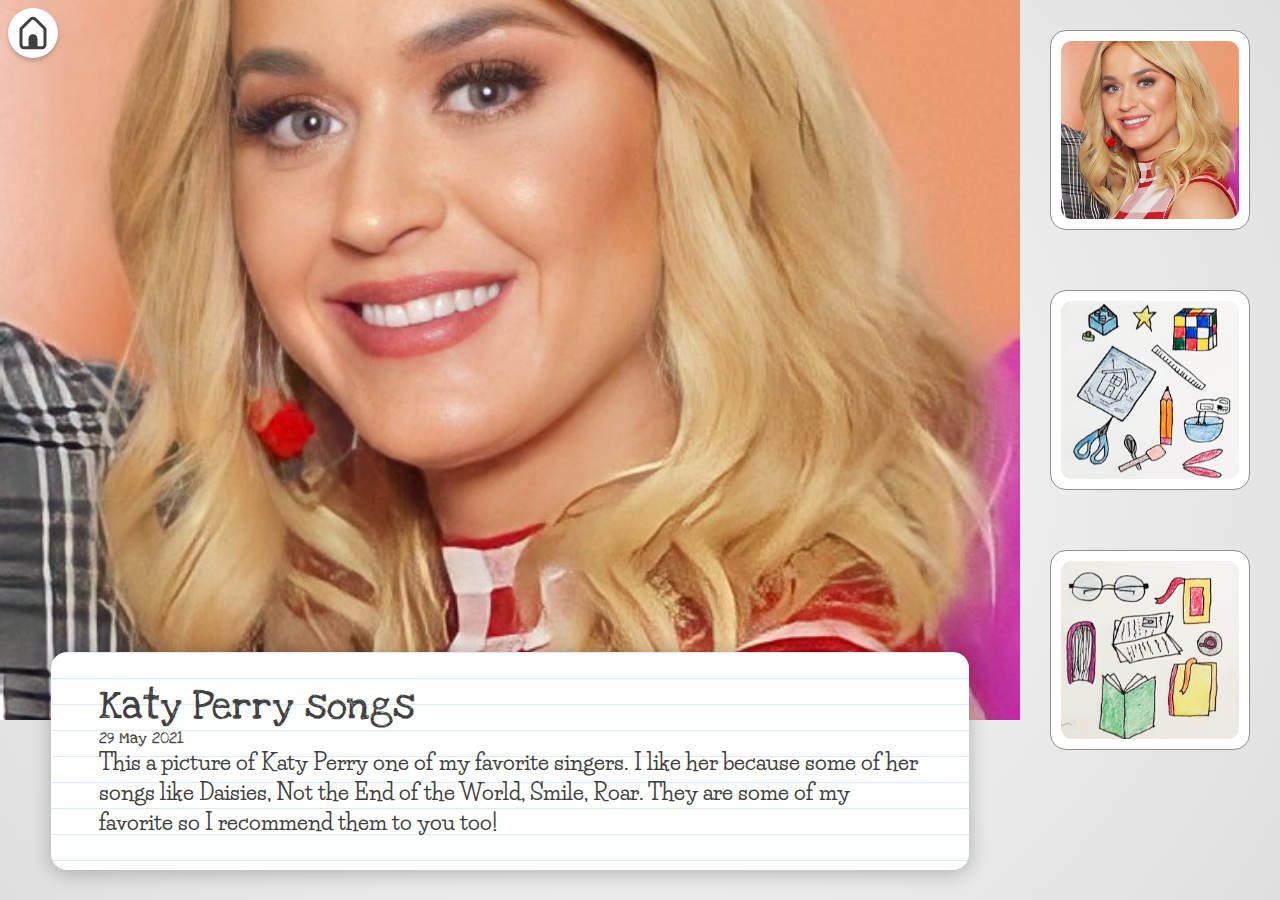
<file: sections/videos.html>
<html>
  <head>
    <meta charset="UTF-8" />
    <meta http-equiv="X-UA-Compatible" content="IE=edge" />
    <meta name="viewport" content="width=device-width, initial-scale=1.0" />
    <title>shrutiagrawal.me - Music</title>
    <link rel="preconnect" href="https://fonts.gstatic.com" />
    <link
      href="https://fonts.googleapis.com/css2?family=Life+Savers:wght@400;700&family=Love+Ya+Like+A+Sister&display=swap"
      rel="stylesheet"
    />
    <link href="/styles/section.css" rel="stylesheet" />
  </head>
  <body class="section videos-section">
    <div class="gallery-main-box">
      <div class="gallery-selected-item">
        <div class="gallery-selected-item-box display-block" id="1">
          <img
            class="gallery-selected-item-image"
            src="/images/Katy_Perry_music_section.jpg"
          />
          <div class="gallery-selected-item-description-box">
            <div
              class="
                gallery-selected-item-description
                ruled-notebook-background
                raised-panel
              "
            >
              <h1>Katy Perry songs</h1>
              <span>29 May 2021</span>
              <p>
                This a picture of Katy Perry one of my favorite singers. I like
                her because some of her songs like Daisies, Not the End of the
                World, Smile, Roar. They are some of my favorite so I recommend
                them to you too!
              </p>
            </div>
          </div>
        </div>

        <div class="gallery-selected-item-box" id="2">
          <img
            class="gallery-selected-item-image"
            src="/images/website_home_botton_doodles-other.jpg"
          />
          <div class="gallery-selected-item-description-box">
            <div
              class="
                gallery-selected-item-description
                ruled-notebook-background
                raised-panel
              "
            >
              <h1>Katy Perry songs</h1>
              <span>29 May 2021</span>
              <p>
                This a picture of Katy Perry one of my favorite singers. I like
                her because some of her songs like Daisies, Not the End of the
                World, Smile, Roar. They are some of my favorite so I recommend
                them to you too!
              </p>
            </div>
          </div>
        </div>

        <div class="gallery-selected-item-box" id="3">
          <img
            class="gallery-selected-item-image"
            src="/images/website_home_botton_doodles-reading.jpg"
          />
          <div class="gallery-selected-item-description-box" id="3">
            <div
              class="
                gallery-selected-item-description
                ruled-notebook-background
                raised-panel
              "
            >
              <h1>Katy Perry songs</h1>
              <span>29 May 2021</span>
              <p>
                This a picture of Katy Perry one of my favorite singers. I like
                her because some of her songs like Daisies, Not the End of the
                World, Smile, Roar. They are some of my favorite so I recommend
                them to you too!
              </p>
            </div>
          </div>
        </div>
      </div>
      <!-- --------------------------------------------- -->
      <button
        class="gallery-button gallery-button-back raised-panel"
        onclick="gallery.goBack()"
      >
        <svg
          width="48"
          height="48"
          viewBox="0 0 24 24"
          fill="none"
          xmlns="http://www.w3.org/2000/svg"
        >
          <path
            d="M12 7.75739L13.4142 9.1716L10.5858 12L13.4142 14.8285L12 16.2427L7.75736 12L12 7.75739Z"
            fill="currentColor"
          />
          <path
            fill-rule="evenodd"
            clip-rule="evenodd"
            d="M12 1C18.0751 1 23 5.92487 23 12C23 18.0751 18.0751 23 12 23C5.92487 23 1 18.0751 1 12C1 5.92487 5.92487 1 12 1ZM3 12C3 7.02944 7.02944 3 12 3C16.9706 3 21 7.02944 21 12C21 16.9706 16.9706 21 12 21C7.02944 21 3 16.9706 3 12Z"
            fill="currentColor"
          />
        </svg>
      </button>

      <button
        class="gallery-button gallery-button-next raised-panel"
        onclick="gallery.goNext()"
      >
        <svg
          width="48"
          height="48"
          viewBox="0 0 24 24"
          fill="none"
          xmlns="http://www.w3.org/2000/svg"
        >
          <path
            d="M11.0858 7.75739L15.3284 12L11.0858 16.2427L9.67157 14.8285L12.5 12L9.67157 9.1716L11.0858 7.75739Z"
            fill="currentColor"
          />
          <path
            fill-rule="evenodd"
            clip-rule="evenodd"
            d="M12 1C5.92487 1 1 5.92487 1 12C1 18.0751 5.92487 23 12 23C18.0751 23 23 18.0751 23 12C23 5.92487 18.0751 1 12 1ZM21 12C21 7.02944 16.9706 3 12 3C7.02944 3 3 7.02944 3 12C3 16.9706 7.02944 21 12 21C16.9706 21 21 16.9706 21 12Z"
            fill="currentColor"
          />
        </svg>
      </button>
      <!-- --------------------------------------------- -->

      <div class="gallery-items">
        <button
          class="gallery-item gallery-item-left display-block"
          onclick="showGalleryClickedItem(1)"
        >
          <img
            class="gallery-item-image"
            src="/images/Katy_Perry_music_section.jpg"
          />
        </button>

        <button
          class="gallery-item gallery-item-right"
          onclick="showGalleryClickedItem(2)"
        >
          <img
            class="gallery-item-image"
            src="/images/website_home_botton_doodles-other.jpg"
          />
        </button>

        <button
          class="gallery-item gallery-item-left"
          onclick="showGalleryClickedItem(3)"
        >
          <img
            class="gallery-item-image"
            src="/images/website_home_botton_doodles-reading.jpg"
          />
        </button>

        <!-- <button class="gallery-item gallery-item-right">
          <img
            class="gallery-item-image"
            src="/images/website_home_botton_doodles-videos.jpg"
          />
        </button>

        <button class="gallery-item gallery-item-left">
          <img
            class="gallery-item-image"
            src="/images/website_home_botton_doodles-writing.jpg"
          />
        </button>

        <button class="gallery-item gallery-item-right">
          <img
            class="gallery-item-image"
            src="/images/website_home_botton_doodles-art.jpg"
          />
        </button> -->
      </div>
    </div>
    <a href="/" class="gallery-button back-button">
      <svg
        width="36"
        height="36"
        viewBox="0 0 24 24"
        fill="none"
        xmlns="http://www.w3.org/2000/svg"
      >
        <path
          fill-rule="evenodd"
          clip-rule="evenodd"
          d="M6 22.8787C4.34315 22.8787 3 21.5355 3 19.8787V9.87866C3 9.84477 3.00169 9.81126 3.00498 9.77823H3C3 9.20227 3.2288 8.64989 3.63607 8.24262L9.87868 2.00002C11.0502 0.828445 12.9497 0.828445 14.1213 2.00002L20.3639 8.24264C20.7712 8.6499 21 9.20227 21 9.77823H20.995C20.9983 9.81126 21 9.84477 21 9.87866V19.8787C21 21.5355 19.6569 22.8787 18 22.8787H6ZM12.7071 3.41423L19 9.70713V19.8787C19 20.4309 18.5523 20.8787 18 20.8787H15V15.8787C15 14.2218 13.6569 12.8787 12 12.8787C10.3431 12.8787 9 14.2218 9 15.8787V20.8787H6C5.44772 20.8787 5 20.4309 5 19.8787V9.7072L11.2929 3.41423C11.6834 3.02371 12.3166 3.02371 12.7071 3.41423Z"
          fill="currentColor"
        />
      </svg>
    </a>
    <script src="/scripts/section.js"></script>
  </body>
</html>
</file>
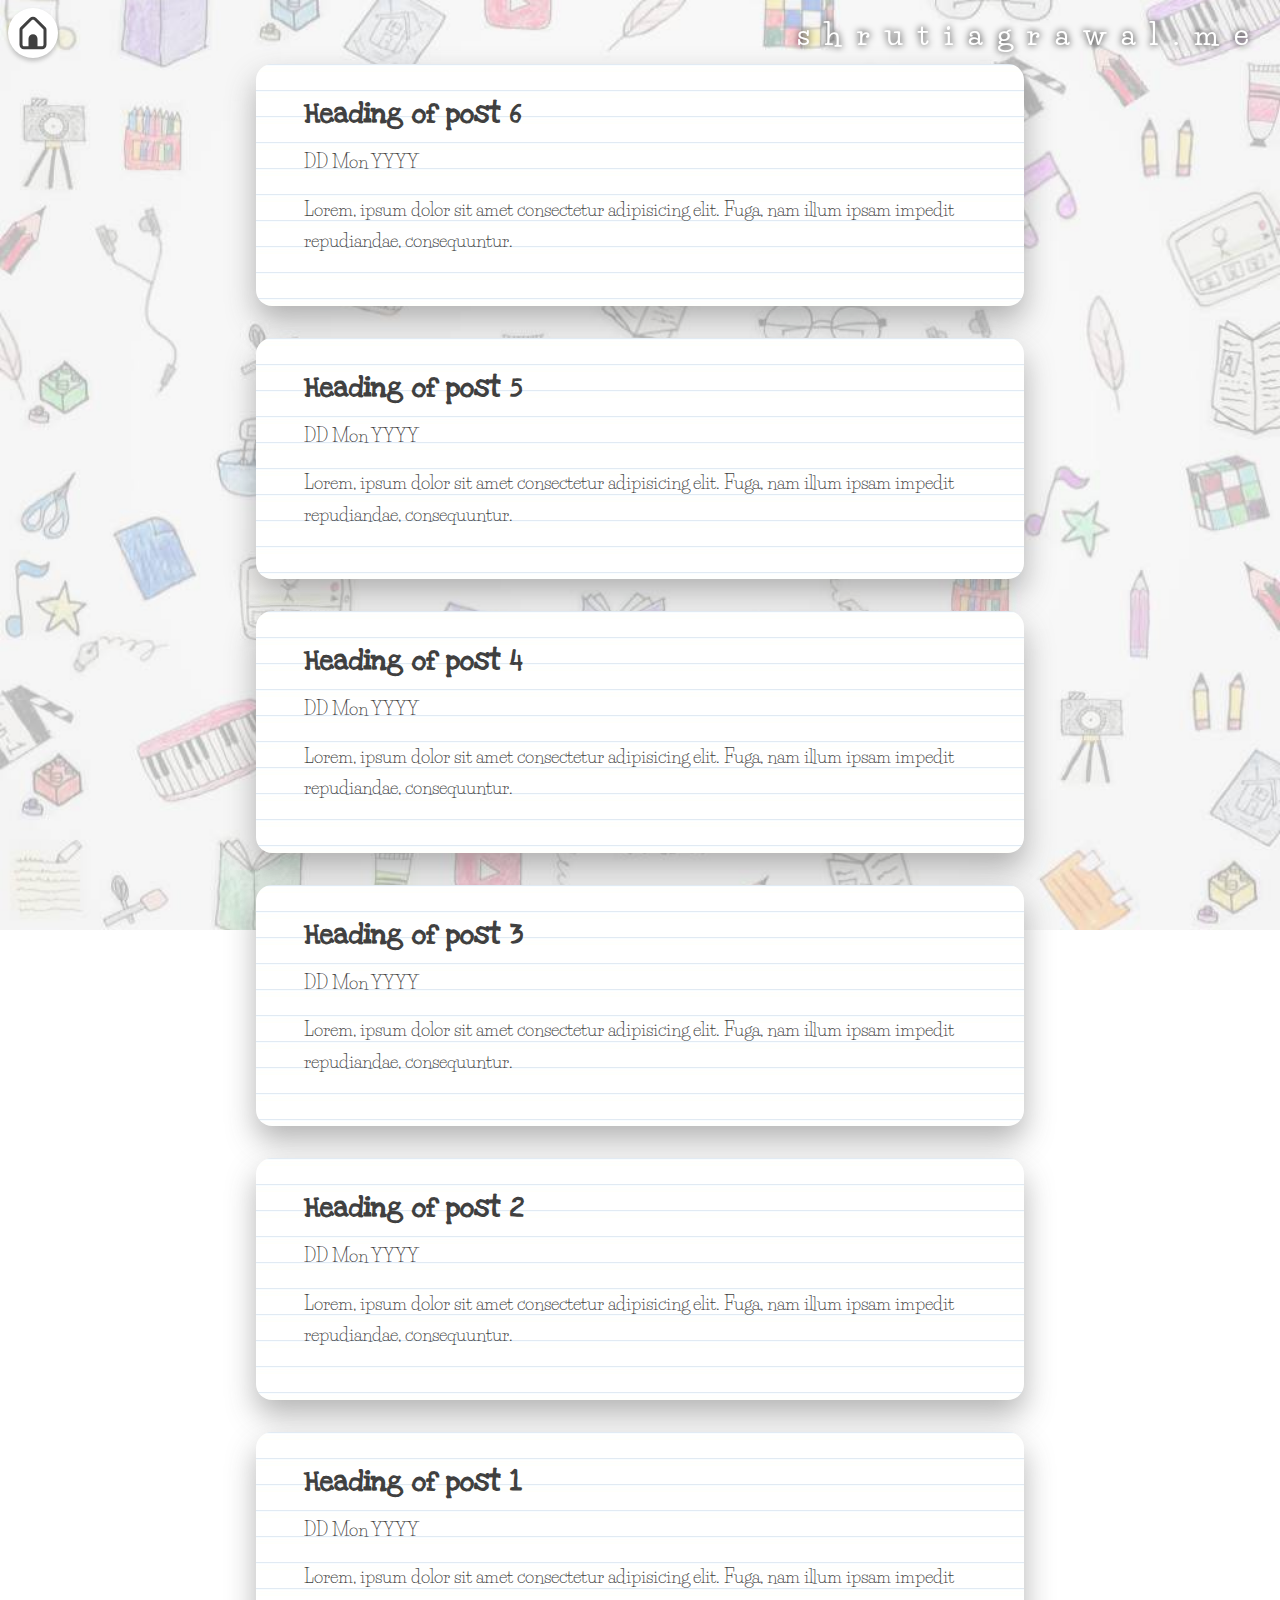
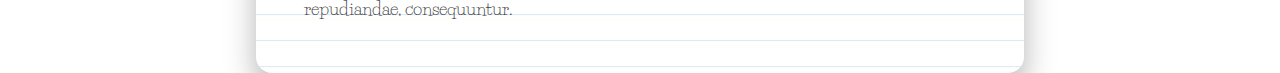
<file: sections/writing.html>
<html>
  <head>
    <meta charset="UTF-8" />
    <meta http-equiv="X-UA-Compatible" content="IE=edge" />
    <meta name="viewport" content="width=device-width, initial-scale=1.0" />
    <title>shrutiagrawal.me - Art</title>
    <link rel="preconnect" href="https://fonts.gstatic.com" />
    <link
      href="https://fonts.googleapis.com/css2?family=Life+Savers:wght@400;700&family=Love+Ya+Like+A+Sister&display=swap"
      rel="stylesheet"
    />
    <link href="/styles/section.css" rel="stylesheet" />
  </head>
  <body class="section writing-section">
    <div class="website-name">shrutiagrawal.me</div>
    <ul class="post-list">
      <li>
        <a href="/sections/writing/post-1.html">
          <h2>Heading of post 6</h2>
          <p>DD Mon YYYY</p>
          <p>
            Lorem, ipsum dolor sit amet consectetur adipisicing elit. Fuga, nam
            illum ipsam impedit repudiandae, consequuntur.
          </p>
        </a>
      </li>
      <li>
        <a href="/sections/writing/post-1.html">
          <h2>Heading of post 5</h2>
          <p>DD Mon YYYY</p>
          <p>
            Lorem, ipsum dolor sit amet consectetur adipisicing elit. Fuga, nam
            illum ipsam impedit repudiandae, consequuntur.
          </p>
        </a>
      </li>
      <li>
        <a href="/sections/writing/post-1.html">
          <h2>Heading of post 4</h2>
          <p>DD Mon YYYY</p>
          <p>
            Lorem, ipsum dolor sit amet consectetur adipisicing elit. Fuga, nam
            illum ipsam impedit repudiandae, consequuntur.
          </p>
        </a>
      </li>
      <li>
        <a href="/sections/writing/post-1.html">
          <h2>Heading of post 3</h2>
          <p>DD Mon YYYY</p>
          <p>
            Lorem, ipsum dolor sit amet consectetur adipisicing elit. Fuga, nam
            illum ipsam impedit repudiandae, consequuntur.
          </p>
        </a>
      </li>
      <li>
        <a href="/sections/writing/post-1.html">
          <h2>Heading of post 2</h2>
          <p>DD Mon YYYY</p>
          <p>
            Lorem, ipsum dolor sit amet consectetur adipisicing elit. Fuga, nam
            illum ipsam impedit repudiandae, consequuntur.
          </p>
        </a>
      </li>
      <li>
        <a href="/sections/writing/post-1.html">
          <h2>Heading of post 1</h2>
          <p>DD Mon YYYY</p>
          <p>
            Lorem, ipsum dolor sit amet consectetur adipisicing elit. Fuga, nam
            illum ipsam impedit repudiandae, consequuntur.
          </p>
        </a>
      </li>
    </ul>
    <a href="/" class="gallery-button back-button">
      <svg
        width="36"
        height="36"
        viewBox="0 0 24 24"
        fill="none"
        xmlns="http://www.w3.org/2000/svg"
      >
        <path
          fill-rule="evenodd"
          clip-rule="evenodd"
          d="M6 22.8787C4.34315 22.8787 3 21.5355 3 19.8787V9.87866C3 9.84477 3.00169 9.81126 3.00498 9.77823H3C3 9.20227 3.2288 8.64989 3.63607 8.24262L9.87868 2.00002C11.0502 0.828445 12.9497 0.828445 14.1213 2.00002L20.3639 8.24264C20.7712 8.6499 21 9.20227 21 9.77823H20.995C20.9983 9.81126 21 9.84477 21 9.87866V19.8787C21 21.5355 19.6569 22.8787 18 22.8787H6ZM12.7071 3.41423L19 9.70713V19.8787C19 20.4309 18.5523 20.8787 18 20.8787H15V15.8787C15 14.2218 13.6569 12.8787 12 12.8787C10.3431 12.8787 9 14.2218 9 15.8787V20.8787H6C5.44772 20.8787 5 20.4309 5 19.8787V9.7072L11.2929 3.41423C11.6834 3.02371 12.3166 3.02371 12.7071 3.41423Z"
          fill="currentColor"
        />
      </svg>
    </a>
  </body>
</html>
</file>
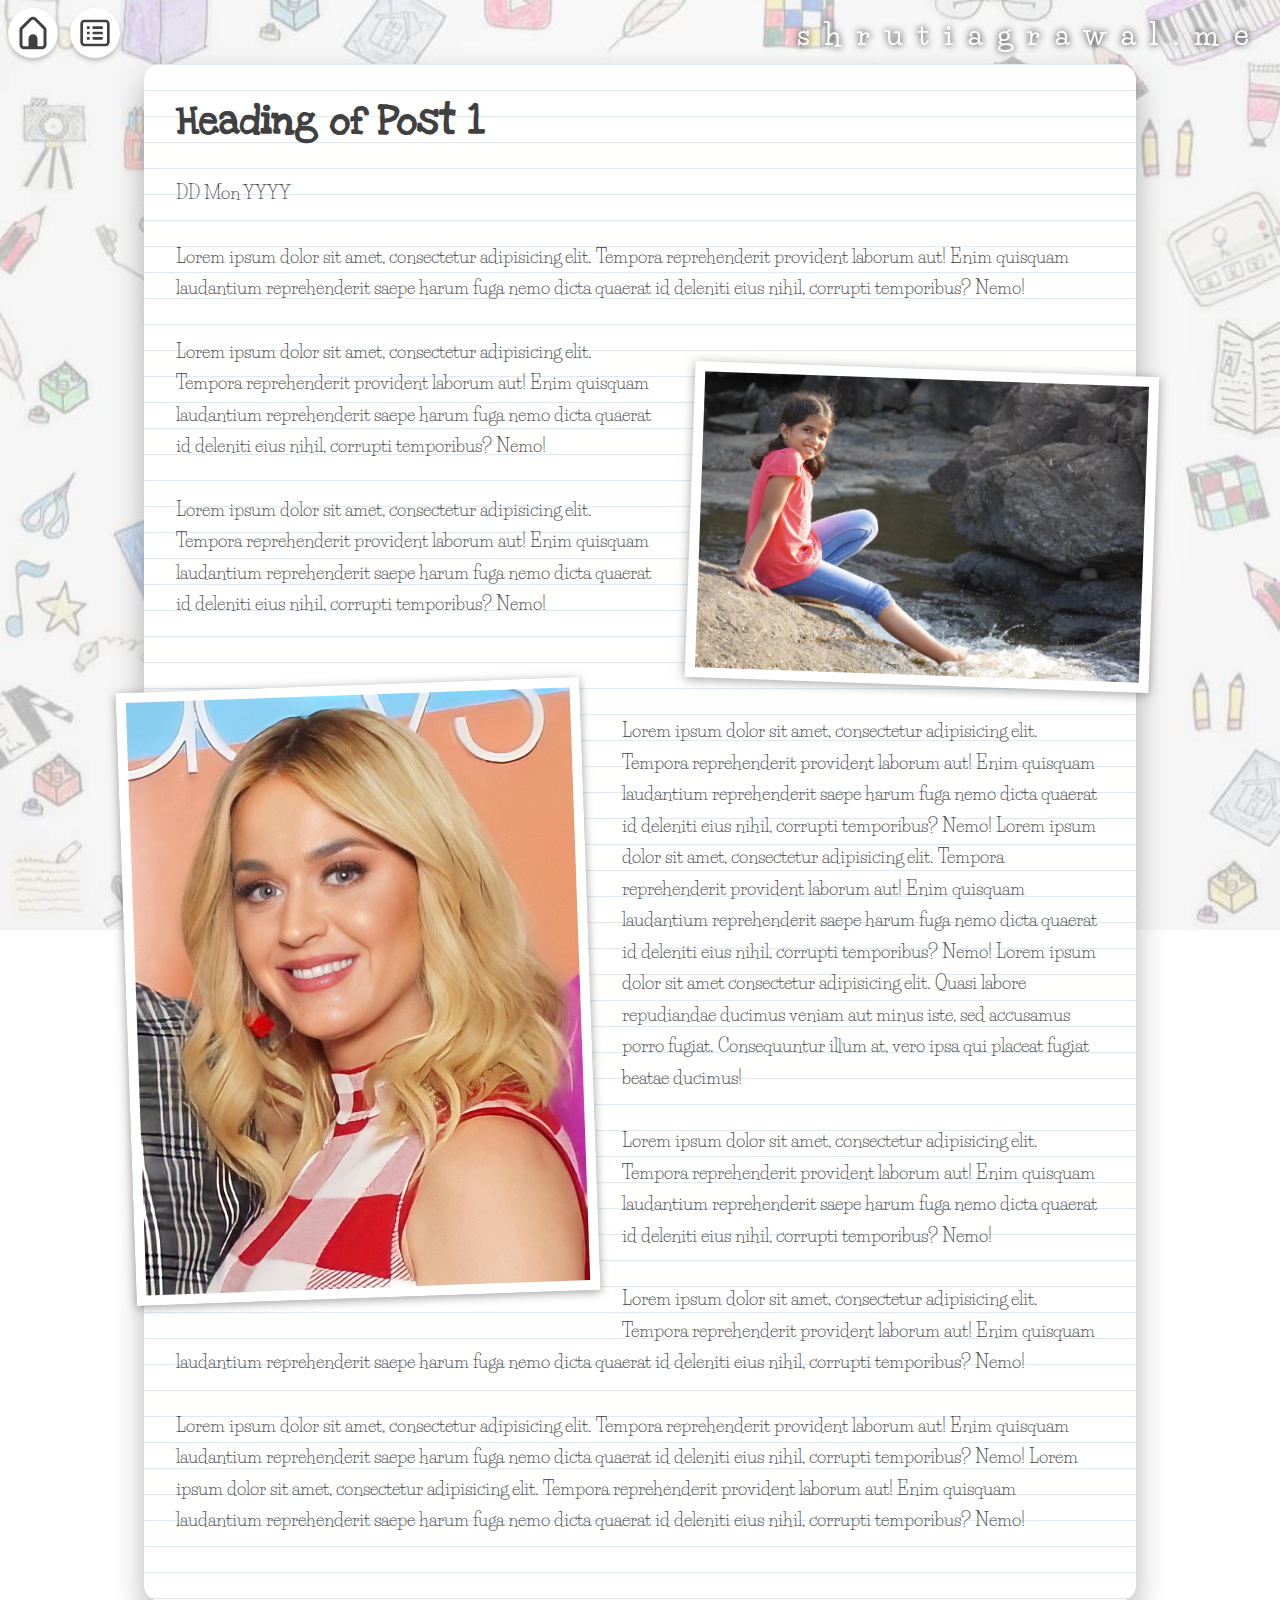
<file: sections/writing/post-1.html>
<!DOCTYPE html>
<html lang="en">
  <head>
    <meta charset="UTF-8" />
    <meta http-equiv="X-UA-Compatible" content="IE=edge" />
    <meta name="viewport" content="width=device-width, initial-scale=1.0" />
    <title>shrutiagrawal.me - Writing - Post 1</title>
    <link rel="preconnect" href="https://fonts.gstatic.com" />
    <link
      href="https://fonts.googleapis.com/css2?family=Life+Savers:wght@400;700&family=Love+Ya+Like+A+Sister&display=swap"
      rel="stylesheet"
    />
    <link href="/styles/section.css" rel="stylesheet" />
  </head>
  <body class="section writing-section">
    <div class="website-name">shrutiagrawal.me</div>
    <article>
      <h1>Heading of Post 1</h1>
      <p>DD Mon YYYY</p>
      <p>
        Lorem ipsum dolor sit amet, consectetur adipisicing elit. Tempora
        reprehenderit provident laborum aut! Enim quisquam laudantium
        reprehenderit saepe harum fuga nemo dicta quaerat id deleniti eius
        nihil, corrupti temporibus? Nemo!
      </p>
      <img src="/images/background-image.jpg" alt="" class="float-right" />
      <p>
        Lorem ipsum dolor sit amet, consectetur adipisicing elit. Tempora
        reprehenderit provident laborum aut! Enim quisquam laudantium
        reprehenderit saepe harum fuga nemo dicta quaerat id deleniti eius
        nihil, corrupti temporibus? Nemo!
      </p>
      <p>
        Lorem ipsum dolor sit amet, consectetur adipisicing elit. Tempora
        reprehenderit provident laborum aut! Enim quisquam laudantium
        reprehenderit saepe harum fuga nemo dicta quaerat id deleniti eius
        nihil, corrupti temporibus? Nemo!
      </p>
      <img
        src="/images/Katy_Perry_music_section.jpg"
        alt=""
        class="float-left"
      />
      <p>
        Lorem ipsum dolor sit amet, consectetur adipisicing elit. Tempora
        reprehenderit provident laborum aut! Enim quisquam laudantium
        reprehenderit saepe harum fuga nemo dicta quaerat id deleniti eius
        nihil, corrupti temporibus? Nemo! Lorem ipsum dolor sit amet,
        consectetur adipisicing elit. Tempora reprehenderit provident laborum
        aut! Enim quisquam laudantium reprehenderit saepe harum fuga nemo dicta
        quaerat id deleniti eius nihil, corrupti temporibus? Nemo! Lorem ipsum
        dolor sit amet consectetur adipisicing elit. Quasi labore repudiandae
        ducimus veniam aut minus iste, sed accusamus porro fugiat. Consequuntur
        illum at, vero ipsa qui placeat fugiat beatae ducimus!
      </p>
      <p>
        Lorem ipsum dolor sit amet, consectetur adipisicing elit. Tempora
        reprehenderit provident laborum aut! Enim quisquam laudantium
        reprehenderit saepe harum fuga nemo dicta quaerat id deleniti eius
        nihil, corrupti temporibus? Nemo!
      </p>
      <p>
        Lorem ipsum dolor sit amet, consectetur adipisicing elit. Tempora
        reprehenderit provident laborum aut! Enim quisquam laudantium
        reprehenderit saepe harum fuga nemo dicta quaerat id deleniti eius
        nihil, corrupti temporibus? Nemo!
      </p>
      <p>
        Lorem ipsum dolor sit amet, consectetur adipisicing elit. Tempora
        reprehenderit provident laborum aut! Enim quisquam laudantium
        reprehenderit saepe harum fuga nemo dicta quaerat id deleniti eius
        nihil, corrupti temporibus? Nemo! Lorem ipsum dolor sit amet,
        consectetur adipisicing elit. Tempora reprehenderit provident laborum
        aut! Enim quisquam laudantium reprehenderit saepe harum fuga nemo dicta
        quaerat id deleniti eius nihil, corrupti temporibus? Nemo!
      </p>
    </article>
    <a href="/" class="gallery-button back-button">
      <svg
        width="36"
        height="36"
        viewBox="0 0 24 24"
        fill="none"
        xmlns="http://www.w3.org/2000/svg"
      >
        <path
          fill-rule="evenodd"
          clip-rule="evenodd"
          d="M6 22.8787C4.34315 22.8787 3 21.5355 3 19.8787V9.87866C3 9.84477 3.00169 9.81126 3.00498 9.77823H3C3 9.20227 3.2288 8.64989 3.63607 8.24262L9.87868 2.00002C11.0502 0.828445 12.9497 0.828445 14.1213 2.00002L20.3639 8.24264C20.7712 8.6499 21 9.20227 21 9.77823H20.995C20.9983 9.81126 21 9.84477 21 9.87866V19.8787C21 21.5355 19.6569 22.8787 18 22.8787H6ZM12.7071 3.41423L19 9.70713V19.8787C19 20.4309 18.5523 20.8787 18 20.8787H15V15.8787C15 14.2218 13.6569 12.8787 12 12.8787C10.3431 12.8787 9 14.2218 9 15.8787V20.8787H6C5.44772 20.8787 5 20.4309 5 19.8787V9.7072L11.2929 3.41423C11.6834 3.02371 12.3166 3.02371 12.7071 3.41423Z"
          fill="currentColor"
        />
      </svg>
    </a>
    <a href="/sections/writing.html" class="gallery-button post-list-button">
      <svg
        width="32"
        height="32"
        viewBox="0 0 24 24"
        fill="none"
        xmlns="http://www.w3.org/2000/svg"
      >
        <path
          fill-rule="evenodd"
          clip-rule="evenodd"
          d="M20 4H4C3.44771 4 3 4.44772 3 5V19C3 19.5523 3.44772 20 4 20H20C20.5523 20 21 19.5523 21 19V5C21 4.44771 20.5523 4 20 4ZM4 2C2.34315 2 1 3.34315 1 5V19C1 20.6569 2.34315 22 4 22H20C21.6569 22 23 20.6569 23 19V5C23 3.34315 21.6569 2 20 2H4ZM6 7H8V9H6V7ZM11 7C10.4477 7 10 7.44772 10 8C10 8.55228 10.4477 9 11 9H17C17.5523 9 18 8.55228 18 8C18 7.44772 17.5523 7 17 7H11ZM8 11H6V13H8V11ZM10 12C10 11.4477 10.4477 11 11 11H17C17.5523 11 18 11.4477 18 12C18 12.5523 17.5523 13 17 13H11C10.4477 13 10 12.5523 10 12ZM8 15H6V17H8V15ZM10 16C10 15.4477 10.4477 15 11 15H17C17.5523 15 18 15.4477 18 16C18 16.5523 17.5523 17 17 17H11C10.4477 17 10 16.5523 10 16Z"
          fill="currentColor"
        />
      </svg>
    </a>
  </body>
</html>
</file>
<file: styles/section.css>
* {
  margin: 0;
  padding: 0;
  box-sizing: border-box;
}

body.home-page {
  background-color: white;
  position: relative;
}

html,
body {
  height: 100%;
}

body.section {
  background: rgb(251, 251, 251);
  background: radial-gradient(
    circle,
    rgba(251, 251, 251, 1) 0%,
    rgb(223, 223, 223) 100%
  );
}

.background-image {
  width: 100%;
  height: 100vh;
  object-fit: cover;
  object-position: 15%;
  margin-bottom: 150px;
}

@media screen and (min-width: 700px) {
  .background-image {
    margin-bottom: 0;
  }
}

.parent-box {
  position: absolute;
  width: 100%;
  top: 0;
}

@media screen and (min-width: 700px) {
  .parent-box {
    width: 600px;
    right: 0;
  }
}

.welcome-text {
  font-family: "Love Ya Like A Sister";
  background-color: white;
  width: 90%;
  margin: auto;
  border-radius: 16px;
  padding: 32px 48px;
  background-image: url("/images/ruled-notebook-background.jpg");
  color: #404040;
}

.welcome-text > h1 {
  font-family: "Love Ya Like A Sister";
  font-weight: normal;
}

@media screen and (min-width: 700px) {
  .welcome-text > h1 {
    font-size: 40px;
    line-height: 44px;
  }
}

.welcome-text > p {
  font-family: "Life Savers";
  font-size: 22px;
  line-height: 30px;
  font-weight: 700;
}

.text-red {
  color: rgba(255, 0, 61, 1);
}

.text-yellow {
  color: rgba(255, 199, 0, 1);
}

.text-blue {
  color: rgba(0, 84, 209, 1);
}

.text-green {
  color: rgba(47, 182, 0, 1);
}

.website-name {
  color: rgba(255, 255, 255, 0.8);
  font-family: "Life Savers";
  font-weight: 700;
  text-align: center;

  font-size: 30px;
  letter-spacing: 5px;
  margin-top: 15px;
  margin-bottom: 250px;
}

@media screen and (min-width: 700px) {
  .website-name {
    font-size: 30px;
    letter-spacing: 15px;
    margin-top: 60px;
    margin-bottom: 60px;
  }
}

.home-page-links {
  text-align: center;
}

.home-page-link-parent {
  display: inline-block;
  width: 200px;
  margin: 50px;
}

.home-page-link-box {
  display: inline-block;
  background-color: white;
  width: 200px;
  height: 200px;
  border-radius: 16px;
  border-width: 1px;
  border-style: solid;
  border-color: #909090;
  transition: all 150ms; /*cubic-bezier(0.53, -1.16, 0.46, 1.98);*/
  box-shadow: 0px 3px 4px 0px rgba(70, 70, 70, 0.3);
}

.home-page-link-parent:hover .home-page-link-box-left {
  box-shadow: 0px 15px 30px 0px rgba(70, 70, 70, 0.2);
  transform: scale(1.1) rotate(-3deg) translate(0, -20px);
}

.home-page-link-parent:hover .home-page-link-box-right {
  box-shadow: 0px 15px 30px 0px rgba(70, 70, 70, 0.2);
  transform: scale(1.1) rotate(3deg) translate(0, -20px);
}

.home-page-link-image {
  width: 178px;
  height: 178px;
  margin: 10px;
  border-radius: 11px;
  object-fit: cover;
}

.home-page-link-label {
  display: inline-block;
  width: 100%;
  text-align: center;
  font-family: "Love Ya Like A Sister";
  font-weight: normal;
  margin-top: 16px;
  font-size: 40px;
  color: #404040;
  transition: all 150ms;
}

.home-page-link-parent:hover .home-page-link-label {
  color: rgba(255, 0, 61, 1);
  transform: scale(1.1);
}

.raised-panel {
  box-shadow: 0px 3px 20px 0px rgba(0, 0, 0, 0.25);
}

.gallery-main-box {
  width: 100vw;
  height: 100%;
  overflow: hidden;
  position: relative;
}

.gallery-selected-item {
  width: calc(100vw - 260px);
  height: 100%;
  overflow: auto;
}

@media screen and (max-width: 700px) {
  .gallery-selected-item {
    width: 100%;
  }
}

.gallery-selected-item-box {
  width: 100%;
  height: 100%;
  overflow: hidden;
  position: relative;
  display: none;
}

.gallery-selected-item-image {
  width: 100%;
  height: 80%;
  object-fit: cover;
}

.art-section .gallery-selected-item-image {
  object-fit: contain;
}

.gallery-selected-item-description-box {
  position: absolute;
  bottom: 30px;
  color: #404040;
  width: 100%;
}

.gallery-selected-item-description {
  font-family: "Love Ya Like A Sister";
  background-color: white;
  width: 90%;
  margin: auto;
  border-radius: 16px;
  padding: 32px 48px;
  background-image: url("/images/ruled-notebook-background.jpg");
}

.gallery-selected-item-description > h1 {
  font-family: "Love Ya Like A Sister";
  font-weight: normal;
  font-size: 40px;
  line-height: 44px;
}

.gallery-selected-item-description > p {
  font-family: "Life Savers";
  font-size: 22px;
  line-height: 30px;
  font-weight: 700;
}

@media screen and (max-width: 700px) {
  .gallery-selected-item-description {
    padding: 16px 24px;
  }

  .gallery-selected-item-description > h1 {
    font-size: 22px;
    line-height: 1.2;
    margin-bottom: 8px;
  }

  .gallery-selected-item-description > p {
    font-size: 16px;
    line-height: 1.5;
    margin-top: 8px;
    max-height: 100px;
    overflow-y: auto;
  }
}

.gallery-items {
  width: 260px;
  height: 100%;
  position: absolute;
  top: 0;
  right: 0;
  overflow-y: scroll;
  overflow-x: hidden;
  text-align: center;
}

@media screen and (max-width: 700px) {
  .gallery-items {
    display: none;
  }
}

.gallery-item {
  display: inline-block;
  width: 200px;
  margin: 30px;

  background-color: white;
  width: 200px;
  height: 200px;
  border-radius: 16px;
  border-width: 1px;
  border-style: solid;
  border-color: #909090;
  transition: all 150ms;
}

.gallery-item-left:hover {
  box-shadow: 0px 5px 20px 0px rgba(70, 70, 70, 0.2);
  transform: scale(1.1) rotate(3deg) translate(0, -10px);
}

.gallery-item-right:hover {
  box-shadow: 0px 5px 20px 0px rgba(70, 70, 70, 0.2);
  transform: scale(1.1) rotate(-3deg) translate(0, -10px);
}

.gallery-item-image {
  width: 178px;
  height: 178px;
  margin: 10px;
  border-radius: 11px;
  object-fit: cover;
  cursor: pointer;
}

.display-block {
  display: block;
}

.gallery-button {
  position: absolute;
  top: 40%;
  display: none;
  width: 50px;
  height: 50px;
  border-radius: 25px;
  border: none;
  background-color: white;
  font-size: 30px;
  color: #404040;
  cursor: pointer;
  box-shadow: 0px 3px 4px 0px rgba(70, 70, 70, 0.3);
}

.gallery-button-back {
  left: 8px;
}

.gallery-button-next {
  right: 8px;
}

@media screen and (max-width: 700px) {
  .gallery-button {
    display: block;
  }

  .gallery-button-hidden {
    display: none;
  }
}

.background-red {
  background-color: rgb(250, 76, 117);
}

.background-yellow {
  background-color: rgb(250, 215, 90);
}

.background-blue {
  background-color: rgb(65, 122, 209);
}

.background-green {
  background-color: rgb(118, 211, 87);
}

.back-button {
  top: 8px;
  left: 8px;
  display: flex;
  justify-content: center;
  align-items: center;
  transform: scale(1);
  transition: transform 75ms ease;
  position: fixed;
}

.back-button:hover,
.post-list-button:hover {
  box-shadow: 0px 5px 20px 0px rgba(70, 70, 70, 0.2);
  transform: scale(1.07);
}

.back-button:active,
.post-list-button:active {
  box-shadow: 0px 5px 10px 0px rgba(70, 70, 70, 0.2);
  transform: scale(0.97);
}

.post-list-button {
  top: 8px;
  left: 70px;
  display: flex;
  justify-content: center;
  align-items: center;
  transform: scale(1);
  transition: transform 75ms ease;
  position: fixed;
}

body.writing-section {
  background-image: url("/images/writing-section-background.jpg");
  background-repeat: no-repeat;
  background-size: cover;
  background-position: center;
  background-attachment: fixed;
  padding: 32px 0;
}

.writing-section .post-list {
  list-style: none;
  margin-top: 32px;
  padding: 0;
}

.writing-section .post-list li {
  margin: auto;
  padding: 0;
  width: 95%;
  max-width: 768px;
  border-radius: 16px;
  color: #404040;
  background-color: white;
  background-image: url("/images/ruled-notebook-background.jpg");
  box-shadow: 0px 15px 30px 0px rgba(70, 70, 70, 0.4);
  margin-bottom: 32px;
}

.writing-section .post-list li h2 {
  font-family: "Love Ya Like A Sister";
  margin-bottom: 16px;
  font-size: 28px;
}

.writing-section .post-list li p {
  font-family: "Life Savers";
  margin-bottom: 16px;
  font-size: 18px;
  line-height: 1.75;
}

.writing-section .post-list li a {
  display: inline-block;
  padding: 32px 48px;
  text-decoration: none;
  color: currentColor;
}

@media screen and (max-width: 700px) {
  .writing-section .post-list li a {
    padding: 16px 24px;
  }
}

.writing-section article {
  margin: 32px auto;
  padding: 32px;
  width: 95%;
  max-width: 992px;
  font-family: "Love Ya Like A Sister";
  border-radius: 16px;
  color: #404040;
  background-color: white;
  background-image: url("/images/ruled-notebook-background.jpg");
  box-shadow: 0px 15px 30px 0px rgba(70, 70, 70, 0.4);
}

@media screen and (max-width: 700px) {
  .writing-section article {
    padding: 16px 24px;
  }
}

.writing-section article h1 {
  font-size: 40px;
}

.writing-section article p,
.writing-section article h1 {
  margin-bottom: 32px;
}

.writing-section article p {
  font-family: "Life Savers";
  font-size: 18px;
  line-height: 1.75;
}

.writing-section article img {
  margin: 32px;
  width: 50%;
  padding: 10px;
  background-color: #fff;
  box-shadow: 0 2px 10px 0 rgba(70, 70, 70, 0.5);
  display: block;
}

.writing-section article img.float-left {
  float: left;
  margin-left: -50px;
  transform: rotate(-2deg);
}

.writing-section article img.float-right {
  float: right;
  margin-right: -50px;
  transform: rotate(2deg);
}

@media screen and (max-width: 700px) {
  .writing-section article img,
  .writing-section article img.float-left,
  .writing-section article img.float-right {
    width: 100%;
    margin: 16px 0;
    float: none;
  }
}

.writing-section .website-name {
  margin: 0;
  position: fixed;
  right: 0;
  top: 0;
  margin: 16px;
  text-shadow: 0 0 7px rgb(0, 0, 0);
  color: white;
}

@media screen and (max-width: 700px) {
  .writing-section .website-name {
    font-size: 24px;
  }
}
</file>
